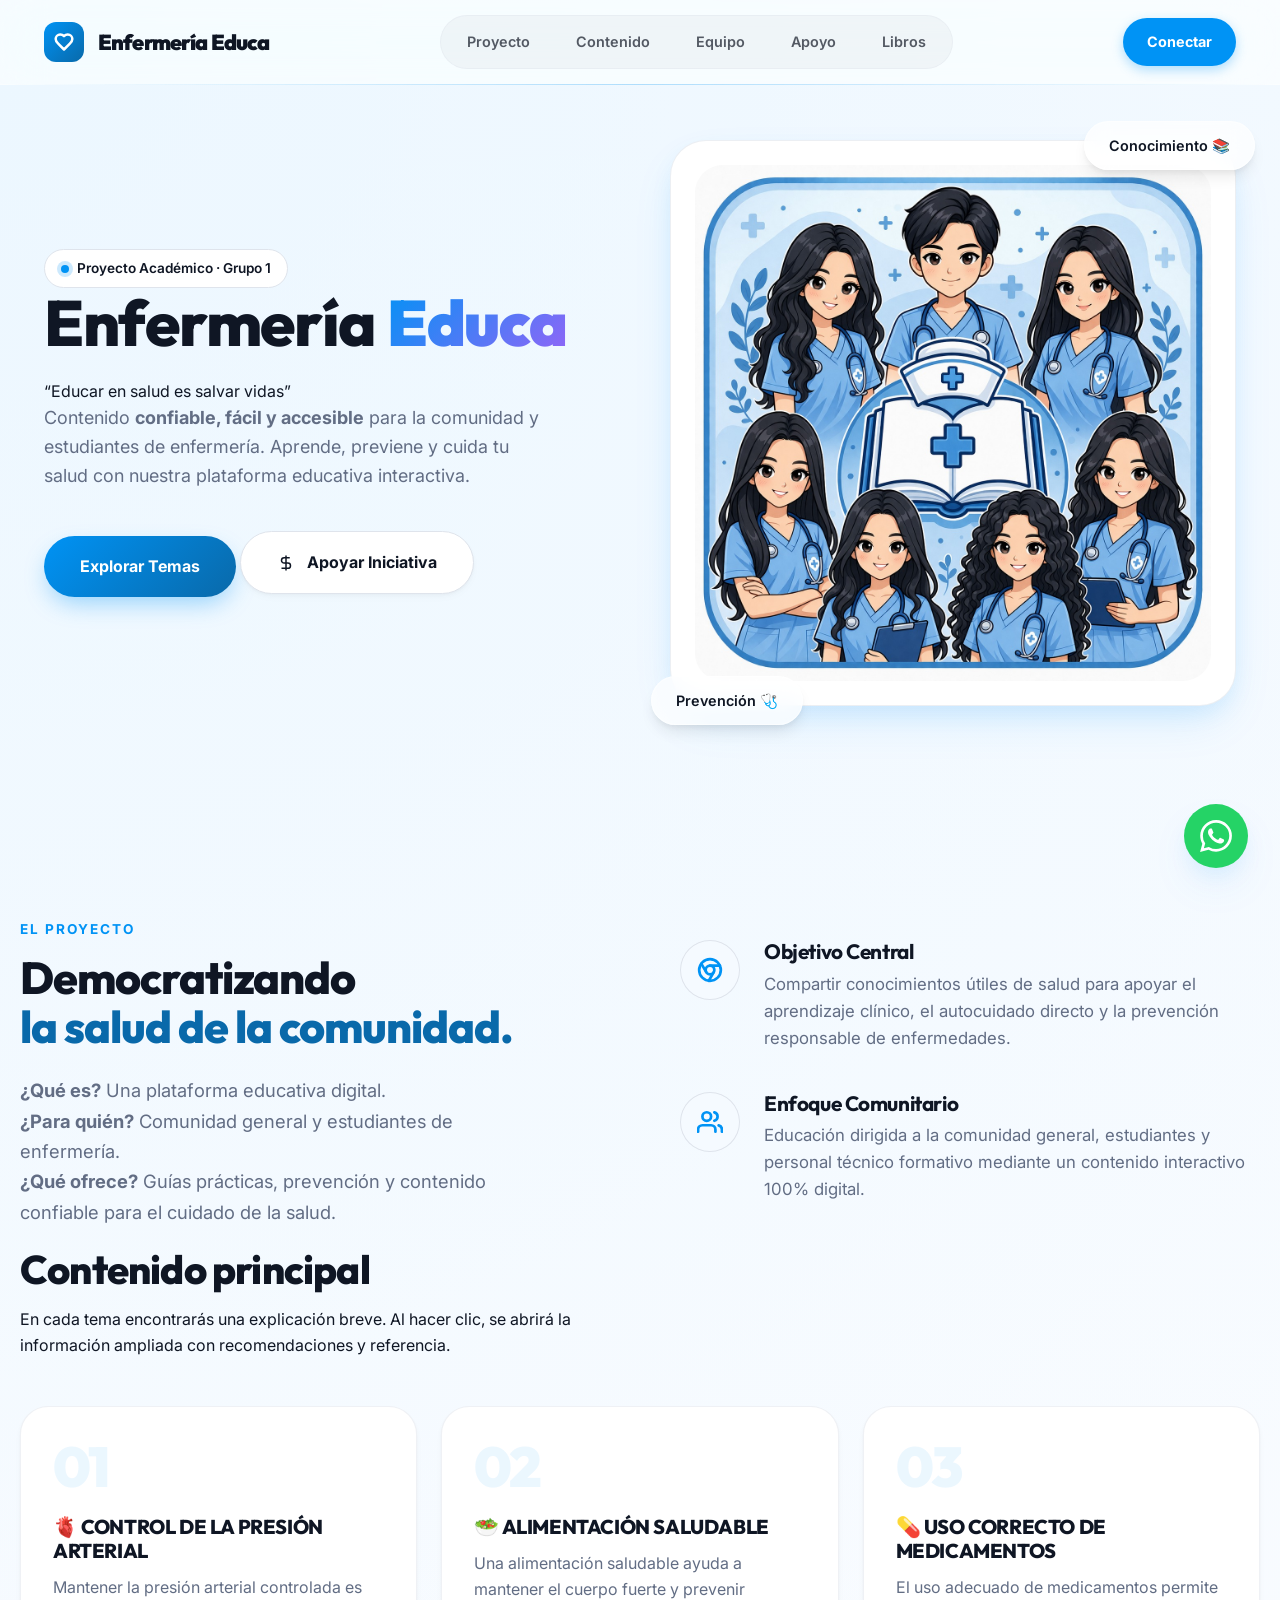
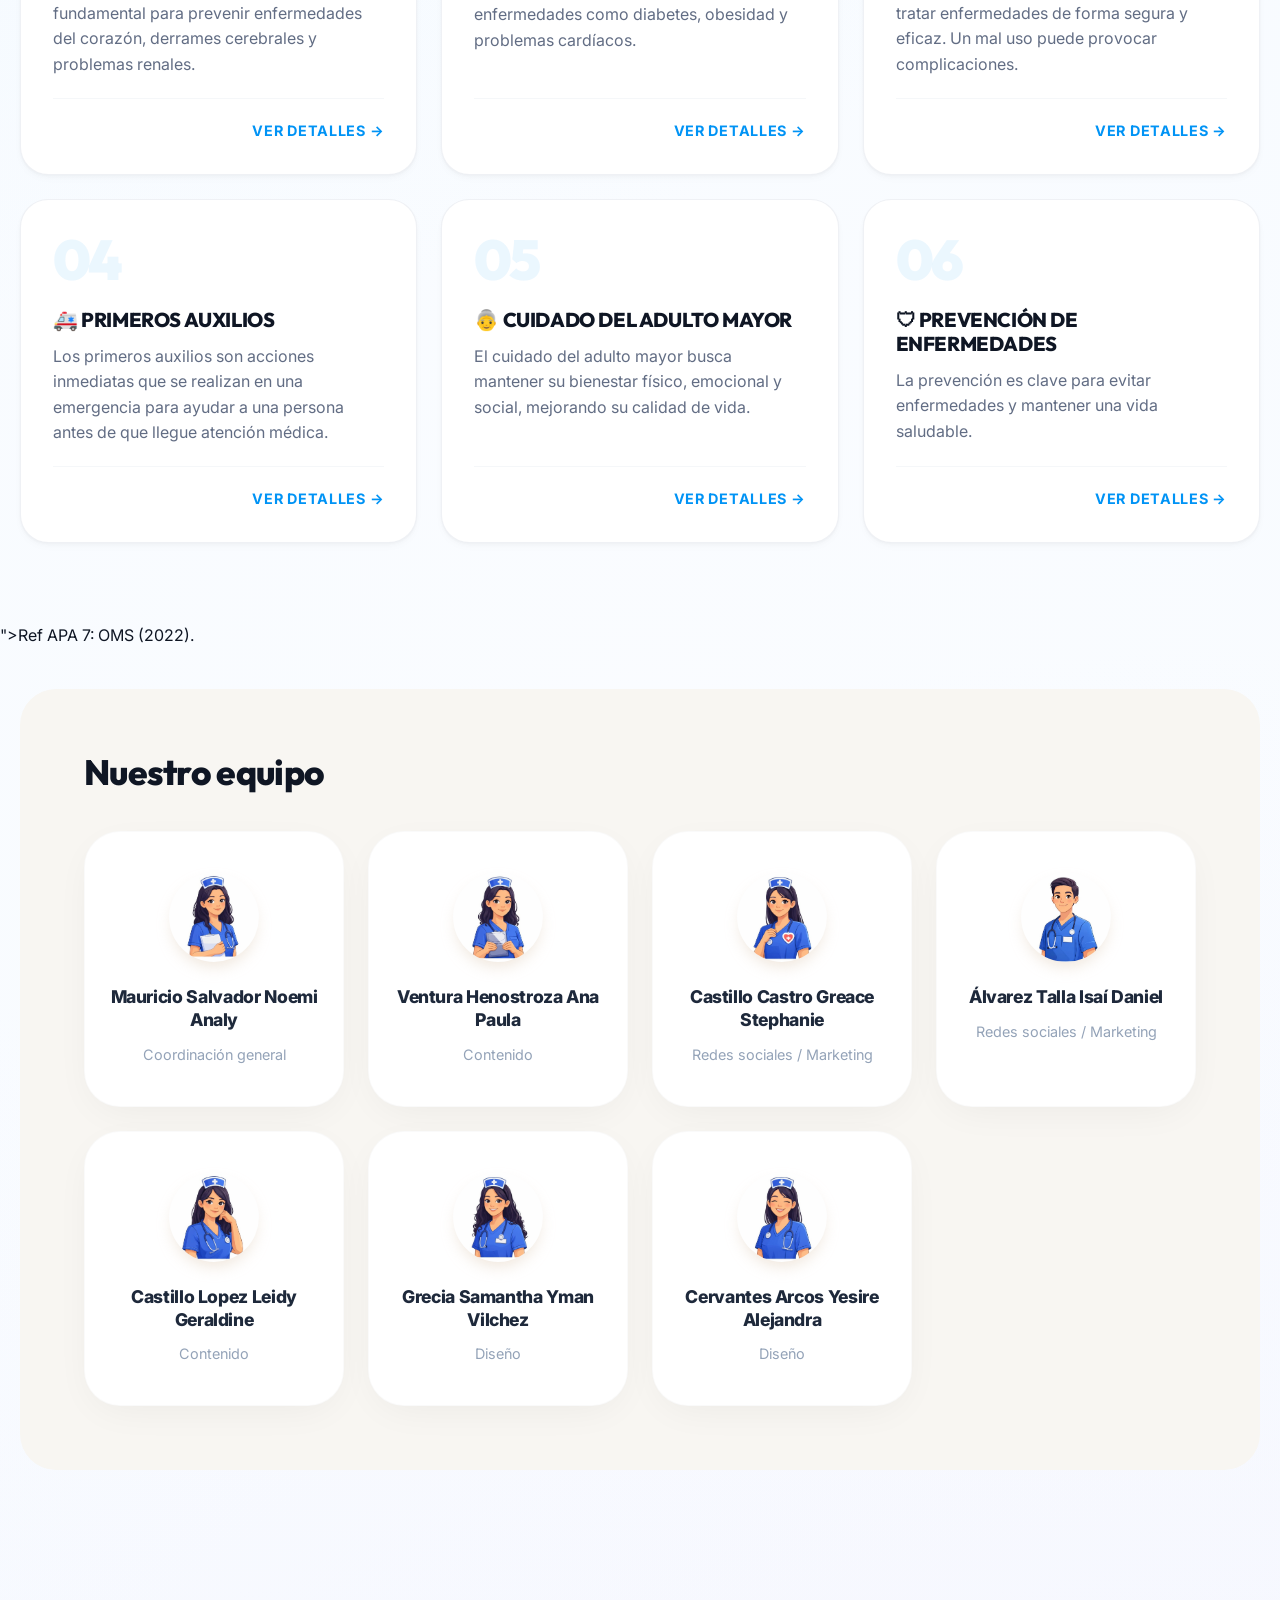
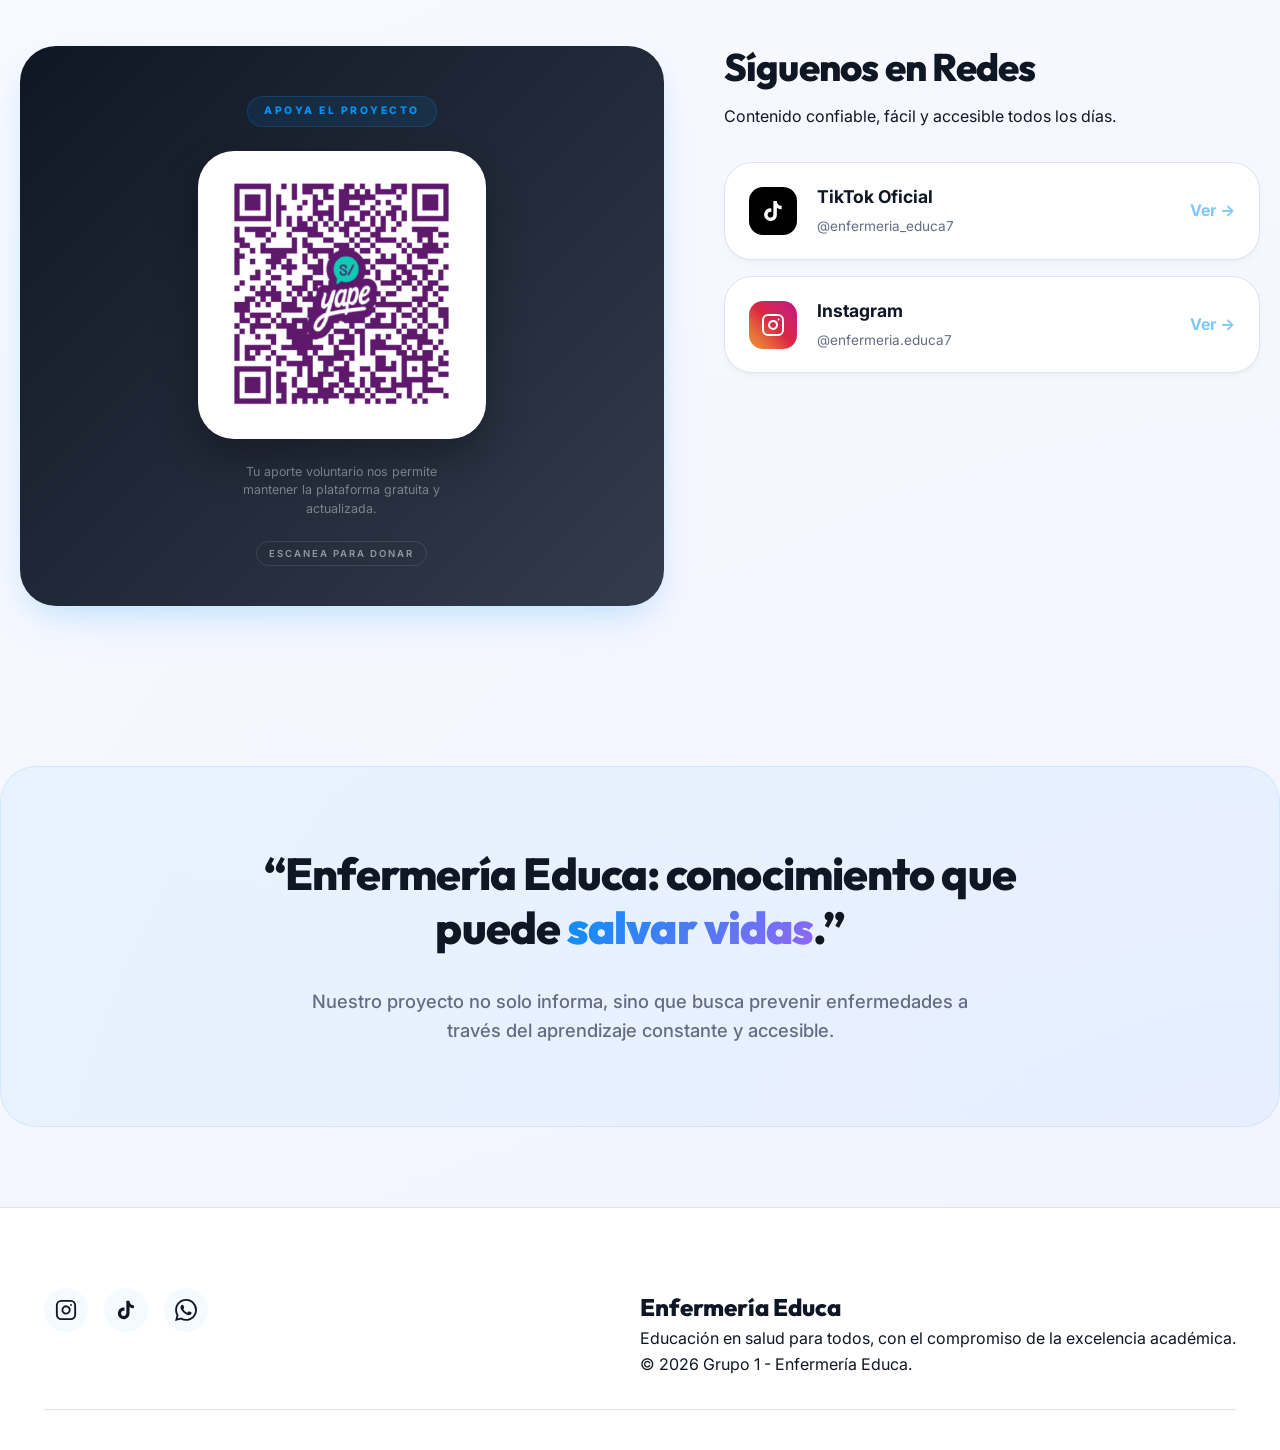
<file: index.html>
<!DOCTYPE html>
<html lang="es">

<head>
    <meta charset="UTF-8">
    <meta name="viewport" content="width=device-width, initial-scale=1.0">
    <title>Enfermería Educa | Educación en Salud Interactiva</title>
    <meta name="description"
        content="Plataforma educativa de enfermería dedicada a la democratización del conocimiento en salud y el cuidado preventivo. Contenido claro, confiable y accesible para todos.">
    <meta name="keywords"
        content="enfermería, salud, educación, prevención, comunidad, cuidado, interactivo, enfermería educa, perú">
    <meta name="author" content="Grupo 1 - Enfermería Educa">
    <meta name="robots" content="index, follow, max-snippet:-1, max-image-preview:large, max-video-preview:-1">
    <meta name="googlebot" content="index, follow">
    <meta name="theme-color" content="#f0f7ff">
    <meta name="application-name" content="Enfermería Educa">
    <meta name="format-detection" content="telephone=no">
    <meta name="geo.region" content="PE">
    <meta name="geo.placename" content="Lima">

    <!-- Favicon & Mobile Icons (Versioned) -->
    <link rel="shortcut icon" href="img/favi.ico?v=2" type="image/x-icon">
    <link rel="icon" href="img/favi.ico?v=2" type="image/x-icon">
    <link rel="apple-touch-icon" href="https://enfermeriaeduca.vercel.app/img/vimg.png?v=2">

    <link rel="canonical" href="https://enfermeriaeduca.vercel.app/">
    <link rel="alternate" hreflang="es-PE" href="https://enfermeriaeduca.vercel.app/">

    <!-- Open Graph / Facebook (Professional & Fixed for WhatsApp) -->
    <meta property="og:type" content="website">
    <meta property="og:url" content="https://enfermeriaeduca.vercel.app/">
    <meta property="og:site_name" content="Enfermería Educa">
    <meta property="og:title" content="Enfermería Educa | ¡Aprende paso a paso!">
    <meta property="og:description"
        content="Educar en salud es salvar vidas. Explora guías prácticas de prevención y cuidado diseñadas para la comunidad y estudiantes.">

    <!-- Meta Image (Image versioning added to bypass WhatsApp cache) -->
    <meta property="og:image" content="https://enfermeriaeduca.vercel.app/img/vimg.png">
    <meta property="og:image:secure_url" content="https://enfermeriaeduca.vercel.app/img/vimg.png">
    <meta property="og:image:type" content="image/png">
    <meta property="og:image:width" content="1200">
    <meta property="og:image:height" content="630">
    <meta property="og:image:alt" content="Enfermería Educa - Educación en Salud">

    <!-- Twitter (Optimized) -->
    <meta property="twitter:card" content="summary_large_image">
    <meta property="twitter:url" content="https://enfermeriaeduca.vercel.app/">
    <meta property="twitter:title" content="Enfermería Educa | Educación Interactiva">
    <meta property="twitter:description"
        content="Aprende a cuidar tu salud con contenido confiable y guías prácticas. ¡Explora hoy!">
    <meta property="twitter:image" content="https://enfermeriaeduca.vercel.app/img/vimg.png">
    <meta property="twitter:image:alt" content="Banner de Enfermería Educa">

    <!-- Meta Theme Color for mobile browsers -->
    <meta name="theme-color" content="#f0f7ff">
    <link rel="canonical" href="https://enfermeriaeduca.vercel.app/">
    <title>Enfermería Educa | Educación en Salud</title>

    <!-- Preconnect for performance -->
    <link rel="preconnect" href="https://fonts.googleapis.com">
    <link rel="preconnect" href="https://fonts.gstatic.com" crossorigin>

    <!-- Premium Fonts: Outfit (Headings) & Inter (Body) -->
    <link
        href="https://fonts.googleapis.com/css2?family=Inter:wght@400;500;600&family=Outfit:wght@500;700;800;900&display=swap"
        rel="stylesheet">

    <!-- External CSS (Consolidated) -->
    <link rel="stylesheet" href="css/style.css">
    <link rel="stylesheet" href="css/proyecto.css">
    <link rel="stylesheet" href="css/contenido.css">
    <link rel="stylesheet" href="css/equipo.css">
    <link rel="stylesheet" href="css/apoyo.css">
    <link rel="stylesheet" href="css/impacto.css">

    <!-- Favicon & Mobile Icons -->
    <link rel="icon" type="image/x-icon" href="img/favi.ico">
    <link rel="apple-touch-icon" href="https://enfermeriaeduca.vercel.app/img/vimg.png">
</head>

<body>

    <!-- Navigation (Glassmorphism effect) -->
    <nav class="nav" aria-label="Navegación principal">
        <div class="container nav-wrap">
            <a href="#" class="brand" aria-label="Ir al inicio de Enfermería Educa">
                <div class="brand-mark">
                    <svg width="20" height="20" viewBox="0 0 24 24" fill="none" stroke="currentColor" stroke-width="3"
                        stroke-linecap="round" stroke-linejoin="round">
                        <path
                            d="M19 14c1.49-1.46 3-3.21 3-5.5A5.5 5.5 0 0 0 16.5 3c-1.76 0-3 .5-4.5 2-1.5-1.5-2.74-2-4.5-2A5.5 5.5 0 0 0 2 8.5c0 2.3 1.5 4.05 3 5.5l7 7Z" />
                    </svg>
                </div>
                <span>Enfermería <span class="brand-accent">Educa</span></span>
            </a>
            <div class="nav-links" role="menubar">
                <a href="#proyecto" role="menuitem">Proyecto</a>
                <a href="#contenido" role="menuitem">Contenido</a>
                <a href="#equipo" role="menuitem">Equipo</a>
                <a href="#comunidad" role="menuitem">Apoyo</a>
                <a href="html/libros.html" role="menuitem">Libros</a>
            </div>

            <!-- Botón de acción para el CTA de la barra -->
            <div class="nav-cta">
                <a href="#comunidad" class="btn-sm" aria-label="Ver nuestras redes">Conectar</a>
            </div>

            <button class="nav-mobile-toggle" id="menuToggle" aria-label="Abrir menú de navegación"
                aria-expanded="false">
                <span class="bar"></span>
                <span class="bar"></span>
                <span class="bar"></span>
            </button>
        </div>
    </nav>

    <!-- Hero Section (Premium Layout) -->
    <header class="hero">
        <div class="container hero-wrap">
            <div class="hero-content fade-up">
                <div class="badge">
                    <span class="badge-dot"></span> Proyecto Académico · Grupo 1
                </div>
                <h1 class="hero-title">Enfermería <span class="text-gradient">Educa</span></h1>
                <p class="hero-impact-hook">“Educar en salud es salvar vidas”</p>
                <p class="hero-subtitle">
                    Contenido <strong>confiable, fácil y accesible</strong> para la comunidad y estudiantes de
                    enfermería.
                    Aprende, previene y cuida tu salud con nuestra plataforma educativa interactiva.
                </p>
                <div class="hero-actions">
                    <a class="btn btn-primary" href="#contenido">Explorar Temas</a>
                    <a class="btn btn-secondary" href="#comunidad">
                        <svg width="18" height="18" viewBox="0 0 24 24" fill="none" stroke="currentColor"
                            stroke-width="2">
                            <path d="M12 2v20M17 5H9.5a3.5 3.5 0 0 0 0 7h5a3.5 3.5 0 0 1 0 7H6" />
                        </svg>
                        Apoyar Iniciativa
                    </a>
                </div>
            </div>

            <div class="hero-visual fade-up" style="animation-delay: 0.1s;">
                <div class="visual-card">
                    <img src="img/ImgPrin.jpeg" alt="Ilustración representativa de Enfermería Educa" loading="lazy"
                        class="floating-img">
                    <!-- Decoración flotante -->
                    <div class="glass-pill top-right">Conocimiento 📚</div>
                    <div class="glass-pill bottom-left">Prevención 🩺</div>
                </div>
            </div>
        </div>
    </header>

    <main>
        <!-- Sección 1: El Proyecto -->
        <section id="proyecto" class="section-container container" style="margin-top: 30px;">
            <div class="project-minimal-layout fade-up">
                <div class="project-minimal-header">
                    <span class="project-tag">El Proyecto</span>
                    <h2 class="project-title">
                        Democratizando <br>
                        <span class="project-accent">la salud de la comunidad.</span>
                    </h2>
                    <p class="project-description">
                        <strong>¿Qué es?</strong> Una plataforma educativa digital.<br>
                        <strong>¿Para quién?</strong> Comunidad general y estudiantes de enfermería.<br>
                        <strong>¿Qué ofrece?</strong> Guías prácticas, prevención y contenido confiable para el cuidado
                        de la salud.
                    </p>
                </div>
                <div class="project-minimal-features">
                    <div class="min-feature">
                        <div class="min-icon-wrapper">
                            <svg width="26" height="26" viewBox="0 0 24 24" fill="none" stroke="currentColor"
                                stroke-width="2.5" stroke-linecap="round" stroke-linejoin="round">
                                <circle cx="12" cy="12" r="10"></circle>
                                <circle cx="12" cy="12" r="4"></circle>
                                <line x1="21.17" y1="8" x2="12" y2="8"></line>
                                <line x1="3.95" y1="6.06" x2="8.54" y2="14"></line>
                                <line x1="10.88" y1="21.94" x2="15.46" y2="14"></line>
                            </svg>
                        </div>
                        <div class="min-feature-text">
                            <h4>Objetivo Central</h4>
                            <p>Compartir conocimientos útiles de salud para apoyar el aprendizaje clínico, el
                                autocuidado directo y la prevención responsable de enfermedades.</p>
                        </div>
                    </div>
                    <div class="min-feature">
                        <div class="min-icon-wrapper">
                            <svg width="26" height="26" viewBox="0 0 24 24" fill="none" stroke="currentColor"
                                stroke-width="2.5" stroke-linecap="round" stroke-linejoin="round">
                                <path d="M17 21v-2a4 4 0 0 0-4-4H5a4 4 0 0 0-4 4v2"></path>
                                <circle cx="9" cy="7" r="4"></circle>
                                <path d="M23 21v-2a4 4 0 0 0-3-3.87"></path>
                                <path d="M16 3.13a4 4 0 0 1 0 7.75"></path>
                            </svg>
                        </div>
                        <div class="min-feature-text">
                            <h4>Enfoque Comunitario</h4>
                            <p>Educación dirigida a la comunidad general, estudiantes y personal técnico formativo
                                mediante un contenido interactivo 100% digital.</p>
                        </div>
                    </div>
                </div>
            </div        <section id="contenido" class="section-container container section-mt-md">
            <div class="section-header fade-up">
                <h2>Contenido principal</h2>
                <p>En cada tema encontrarás una explicación breve. Al hacer clic, se abrirá la información ampliada con
                    recomendaciones y referencia.</p>
            </div>
            <div class="topics-grid">
                <!-- Topic 1 -->
                <article class="topic-card fade-up" style="animation-delay: 0.1s;" tabindex="0" role="button"
                    aria-expanded="false">
                    <div class="topic-card-header"><span class="acc-num">01</span></div>
                    <div class="topic-card-body">
                        <h3 class="acc-title">🫀 CONTROL DE LA PRESIÓN ARTERIAL</h3>
                        <p class="acc-desc">Mantener la presión arterial controlada es fundamental para prevenir
                            enfermedades del corazón, derrames cerebrales y problemas renales.</p>
                    </div>
                    <div class="topic-card-footer"><span class="view-more">Ver detalles →</span></div>
                    <div class="topic-hidden-content" style="display: none;">
                        <h2 class="modal-title">🫀 CONTROL DE LA PRESIÓN ARTERIAL</h2>
                        <div class="acc-inner">
                            <h4>Información completa</h4>
                            <p>La presión arterial es la fuerza que ejerce la sangre contra las arterias, y cuando se eleva constantemente puede volverse peligrosa sin presentar síntomas.</p>
                            <p>La presión arterial se mide en dos valores:</p>
                            <ul class="feature-list">
                                <li><strong>Sistólica:</strong> cuando el corazón late.</li>
                                <li><strong>Diastólica:</strong> cuando el corazón descansa.</li>
                            </ul>
                            <p>Para controlarla adecuadamente:</p>
                            <ul class="feature-list">
                                <li><svg class="icon-check"><use href="#icon-check"></use></svg> Reducir el consumo de sal.</li>
                                <li><svg class="icon-check"><use href="#icon-check"></use></svg> Evitar alimentos procesados.</li>
                                <li><svg class="icon-check"><use href="#icon-check"></use></svg> Realizar actividad física diaria (30 minutos).</li>
                                <li><svg class="icon-check"><use href="#icon-check"></use></svg> Mantener un peso saludable.</li>
                                <li><svg class="icon-check"><use href="#icon-check"></use></svg> Evitar alcohol y tabaco.</li>
                                <li><svg class="icon-check"><use href="#icon-check"></use></svg> Controlar el estrés.</li>
                                <li><svg class="icon-check"><use href="#icon-check"></use></svg> Medir la presión regularmente.</li>
                                <li><svg class="icon-check"><use href="#icon-check"></use></svg> Seguir el tratamiento médico indicado.</li>
                            </ul>
                            <p><strong>Importante:</strong> la hipertensión es una enfermedad silenciosa, por eso el control constante es clave.</p>
                            <div class="reference-badge"><strong>Referencia APA 7:</strong><br>Organización Mundial de la Salud. (2021). <em>Hipertensión</em>. https://www.who.int/es/news-room/fact-sheets/detail/hypertension</div>
                        </div>
                    </div>
                </article>

                <!-- Topic 2 -->
                <article class="topic-card fade-up" style="animation-delay: 0.2s;" tabindex="0" role="button"
                    aria-expanded="false">
                    <div class="topic-card-header"><span class="acc-num">02</span></div>
                    <div class="topic-card-body">
                        <h3 class="acc-title">🥗 ALIMENTACIÓN SALUDABLE</h3>
                        <p class="acc-desc">Una alimentación saludable ayuda a mantener el cuerpo fuerte y prevenir
                            enfermedades como diabetes, obesidad y problemas cardíacos.</p>
                    </div>
                    <div class="topic-card-footer"><span class="view-more">Ver detalles →</span></div>
                    <div class="topic-hidden-content" style="display: none;">
                        <h2 class="modal-title">🥗 ALIMENTACIÓN SALUDABLE</h2>
                        <div class="acc-inner">
                            <h4>Información completa</h4>
                            <p>Se basa en consumir alimentos naturales y equilibrados.</p>
                            <p>Para una buena alimentación:</p>
                            <ul class="feature-list">
                                <li><svg class="icon-check"><use href="#icon-check"></use></svg> Consumir frutas y verduras diariamente.</li>
                                <li><svg class="icon-check"><use href="#icon-check"></use></svg> Incluir proteínas como pollo, pescado y huevo.</li>
                                <li><svg class="icon-check"><use href="#icon-check"></use></svg> Preferir cereales integrales.</li>
                                <li><svg class="icon-check"><use href="#icon-check"></use></svg> Reducir grasas saturadas y frituras.</li>
                                <li><svg class="icon-check"><use href="#icon-check"></use></svg> Evitar el exceso de azúcar y sal.</li>
                                <li><svg class="icon-check"><use href="#icon-check"></use></svg> Beber entre 6 y 8 vasos de agua al día.</li>
                                <li><svg class="icon-check"><use href="#icon-check"></use></svg> Mantener horarios de comida.</li>
                            </ul>
                            <p>Beneficios:</p>
                            <ul class="feature-list">
                                <li><svg class="icon-check"><use href="#icon-check"></use></svg> Mejora el sistema inmunológico.</li>
                                <li><svg class="icon-check"><use href="#icon-check"></use></svg> Aumenta la energía.</li>
                                <li><svg class="icon-check"><use href="#icon-check"></use></svg> Previene enfermedades.</li>
                            </ul>
                            <div class="reference-badge"><strong>Referencia APA 7:</strong><br>Organización Mundial de la Salud. (2020). <em>Dieta saludable</em>. https://www.who.int/es/news-room/fact-sheets/detail/healthy-diet</div>
                        </div>
                    </div>
                </article>

                <!-- Topic 3 -->
                <article class="topic-card fade-up" style="animation-delay: 0.3s;" tabindex="0" role="button"
                    aria-expanded="false">
                    <div class="topic-card-header"><span class="acc-num">03</span></div>
                    <div class="topic-card-body">
                        <h3 class="acc-title">💊 USO CORRECTO DE MEDICAMENTOS</h3>
                        <p class="acc-desc">El uso adecuado de medicamentos permite tratar enfermedades de forma segura y eficaz. Un mal uso puede provocar complicaciones.</p>
                    </div>
                    <div class="topic-card-footer"><span class="view-more">Ver detalles →</span></div>
                    <div class="topic-hidden-content" style="display: none;">
                        <h2 class="modal-title">💊 USO CORRECTO DE MEDICAMENTOS</h2>
                        <div class="acc-inner">
                            <h4>Información completa</h4>
                            <p>Para un uso correcto:</p>
                            <ul class="feature-list">
                                <li><svg class="icon-check"><use href="#icon-check"></use></svg> Tomar medicamentos a la hora indicada.</li>
                                <li><svg class="icon-check"><use href="#icon-check"></use></svg> Respetar la dosis prescrita.</li>
                                <li><svg class="icon-check"><use href="#icon-check"></use></svg> No automedicarse.</li>
                                <li><svg class="icon-check"><use href="#icon-check"></use></svg> No suspender el tratamiento sin indicación médica.</li>
                                <li><svg class="icon-check"><use href="#icon-check"></use></svg> No compartir medicamentos.</li>
                                <li><svg class="icon-check"><use href="#icon-check"></use></svg> Leer las etiquetas e instrucciones.</li>
                                <li><svg class="icon-check"><use href="#icon-check"></use></svg> Guardarlos en lugares seguros.</li>
                            </ul>
                            <p><strong>Regla importante (5 correctos):</strong></p>
                            <ul class="feature-list">
                                <li><svg class="icon-check"><use href="#icon-check"></use></svg> Paciente correcto.</li>
                                <li><svg class="icon-check"><use href="#icon-check"></use></svg> Medicamento correcto.</li>
                                <li><svg class="icon-check"><use href="#icon-check"></use></svg> Dosis correcta.</li>
                                <li><svg class="icon-check"><use href="#icon-check"></use></svg> Vía correcta.</li>
                                <li><svg class="icon-check"><use href="#icon-check"></use></svg> Hora correcta.</li>
                            </ul>
                            <div class="reference-badge"><strong>Referencia APA 7:</strong><br>MedlinePlus. (2022). <em>Seguridad con los medicamentos</em>. https://medlineplus.gov/spanish/medicinesafety.html</div>
                        </div>
                    </div>
                </article>

                <!-- Topic 4 -->
                <article class="topic-card fade-up" style="animation-delay: 0.4s;" tabindex="0" role="button"
                    aria-expanded="false">
                    <div class="topic-card-header"><span class="acc-num">04</span></div>
                    <div class="topic-card-body">
                        <h3 class="acc-title">🚑 PRIMEROS AUXILIOS</h3>
                        <p class="acc-desc">Los primeros auxilios son acciones inmediatas que se realizan en una emergencia para ayudar a una persona antes de que llegue atención médica.</p>
                    </div>
                    <div class="topic-card-footer"><span class="view-more">Ver detalles →</span></div>
                    <div class="topic-hidden-content" style="display: none;">
                        <h2 class="modal-title">🚑 PRIMEROS AUXILIOS</h2>
                        <div class="acc-inner">
                            <h4>Información completa</h4>
                            <p>Acciones básicas:</p>
                            <ul class="feature-list">
                                <li><svg class="icon-check"><use href="#icon-check"></use></svg> Mantener la calma.</li>
                                <li><svg class="icon-check"><use href="#icon-check"></use></svg> Evaluar la situación.</li>
                                <li><svg class="icon-check"><use href="#icon-check"></use></svg> Verificar respiración y pulso.</li>
                                <li><svg class="icon-check"><use href="#icon-check"></use></svg> Llamar a emergencias.</li>
                                <li><svg class="icon-check"><use href="#icon-check"></use></svg> Controlar hemorragias.</li>
                                <li><svg class="icon-check"><use href="#icon-check"></use></svg> Limpiar y cubrir heridas.</li>
                                <li><svg class="icon-check"><use href="#icon-check"></use></svg> No mover a la persona si hay fracturas.</li>
                            </ul>
                            <p>En casos graves:</p>
                            <ul class="feature-list">
                                <li><svg class="icon-check"><use href="#icon-check"></use></svg> Aplicar RCP si se sabe realizar.</li>
                                <li><svg class="icon-check"><use href="#icon-check"></use></svg> Colocar en posición de seguridad.</li>
                            </ul>
                            <div class="reference-badge"><strong>Referencia APA 7:</strong><br>Cruz Roja Española. (2020). <em>Primeros auxilios</em>. https://www.cruzroja.es/principal/web/guest/primeros-auxilios</div>
                        </div>
                    </div>
                </article>

                <!-- Topic 5 -->
                <article class="topic-card fade-up" style="animation-delay: 0.5s;" tabindex="0" role="button"
                    aria-expanded="false">
                    <div class="topic-card-header"><span class="acc-num">05</span></div>
                    <div class="topic-card-body">
                        <h3 class="acc-title">👵 CUIDADO DEL ADULTO MAYOR</h3>
                        <p class="acc-desc">El cuidado del adulto mayor busca mantener su bienestar físico, emocional y social, mejorando su calidad de vida.</p>
                    </div>
                    <div class="topic-card-footer"><span class="view-more">Ver detalles →</span></div>
                    <div class="topic-hidden-content" style="display: none;">
                        <h2 class="modal-title">👵 CUIDADO DEL ADULTO MAYOR</h2>
                        <div class="acc-inner">
                            <h4>Información completa</h4>
                            <p>Cuidados importantes:</p>
                            <ul class="feature-list">
                                <li><svg class="icon-check"><use href="#icon-check"></use></svg> Alimentación balanceada.</li>
                                <li><svg class="icon-check"><use href="#icon-check"></use></svg> Higiene diaria.</li>
                                <li><svg class="icon-check"><use href="#icon-check"></use></svg> Control médico frecuente.</li>
                                <li><svg class="icon-check"><use href="#icon-check"></use></svg> Uso adecuado de medicamentos.</li>
                                <li><svg class="icon-check"><use href="#icon-check"></use></svg> Actividad física moderada.</li>
                                <li><svg class="icon-check"><use href="#icon-check"></use></svg> Apoyo emocional.</li>
                            </ul>
                            <p>Prevención:</p>
                            <ul class="feature-list">
                                <li><svg class="icon-check"><use href="#icon-check"></use></svg> Evitar caídas con espacios seguros.</li>
                                <li><svg class="icon-check"><use href="#icon-check"></use></svg> Buena iluminación en casa.</li>
                                <li><svg class="icon-check"><use href="#icon-check"></use></svg> Supervisión constante.</li>
                            </ul>
                            <div class="reference-badge"><strong>Referencia APA 7:</strong><br>MedlinePlus. (2022). <em>Salud del adulto mayor</em>. https://medlineplus.gov/spanish/olderadulthealth.html</div>
                        </div>
                    </div>
                </article>

                <!-- Topic 6 -->
                <article class="topic-card fade-up" style="animation-delay: 0.6s;" tabindex="0" role="button"
                    aria-expanded="false">
                    <div class="topic-card-header"><span class="acc-num">06</span></div>
                    <div class="topic-card-body">
                        <h3 class="acc-title">🛡 PREVENCIÓN DE ENFERMEDADES</h3>
                        <p class="acc-desc">La prevención es clave para evitar enfermedades y mantener una vida saludable.</p>
                    </div>
                    <div class="topic-card-footer"><span class="view-more">Ver detalles →</span></div>
                    <div class="topic-hidden-content" style="display: none;">
                        <h2 class="modal-title">🛡 PREVENCIÓN DE ENFERMEDADES</h2>
                        <div class="acc-inner">
                            <h4>Información completa</h4>
                            <p>Medidas principales:</p>
                            <ul class="feature-list">
                                <li><svg class="icon-check"><use href="#icon-check"></use></svg> Lavado frecuente de manos.</li>
                                <li><svg class="icon-check"><use href="#icon-check"></use></svg> Vacunación completa.</li>
                                <li><svg class="icon-check"><use href="#icon-check"></use></svg> Alimentación saludable.</li>
                                <li><svg class="icon-check"><use href="#icon-check"></use></svg> Ejercicio regular.</li>
                                <li><svg class="icon-check"><use href="#icon-check"></use></svg> Evitar tabaco y alcohol.</li>
                                <li><svg class="icon-check"><use href="#icon-check"></use></svg> Realizar chequeos médicos.</li>
                            </ul>
                            <p>Beneficios:</p>
                            <ul class="feature-list">
                                <li><svg class="icon-check"><use href="#icon-check"></use></svg> Detectar enfermedades a tiempo.</li>
                                <li><svg class="icon-check"><use href="#icon-check"></use></svg> Reducir riesgos.</li>
                                <li><svg class="icon-check"><use href="#icon-check"></use></svg> Mejorar calidad de vida.</li>
                            </ul>
                            <div class="reference-badge"><strong>Referencia APA 7:</strong><br>Organización Mundial de la Salud. (2022). <em>Prevención de enfermedades</em>. https://www.who.int/es</div>
                        </div>
                    </div>
                </article>
            </div>
        </section>">Ref APA 7: OMS (2022).</div>
                        </div>
                    </div>
                </article>
            </div>
        </section>

        <!-- Sección 3: Equipo -->
        <section id="equipo" class="section-container container team-section">
            <div class="team-header">
                <h2>Nuestro equipo</h2>
            </div>
            <div class="team-grid-cards">
                <div class="team-card-visual fade-up" style="animation-delay: 0.1s;">
                    <img src="img/F1.jpeg" alt="Mauricio Salvador Noemi Analy" class="team-avatar">
                    <h4 class="team-name">Mauricio Salvador Noemi Analy</h4>
                    <p class="team-role">Coordinación general</p>
                </div>
                <div class="team-card-visual fade-up" style="animation-delay: 0.2s;">
                    <img src="img/F2.jpeg" alt="Ventura Henostroza Ana Paula" class="team-avatar">
                    <h4 class="team-name">Ventura Henostroza Ana Paula</h4>
                    <p class="team-role">Contenido</p>
                </div>
                <div class="team-card-visual fade-up" style="animation-delay: 0.3s;">
                    <img src="img/F5.jpeg" alt="Castillo Castro Greace Stephanie" class="team-avatar">
                    <h4 class="team-name">Castillo Castro Greace Stephanie</h4>
                    <p class="team-role">Redes sociales / Marketing</p>
                </div>
                <div class="team-card-visual fade-up" style="animation-delay: 0.4s;">
                    <img src="img/Man.jpeg" alt="Álvarez Talla Isaí Daniel" class="team-avatar">
                    <h4 class="team-name">Álvarez Talla Isaí Daniel</h4>
                    <p class="team-role">Redes sociales / Marketing</p>
                </div>
                <div class="team-card-visual fade-up" style="animation-delay: 0.5s;">
                    <img src="img/F4.jpeg" alt="Castillo Lopez Leidy Geraldine" class="team-avatar">
                    <h4 class="team-name">Castillo Lopez Leidy Geraldine</h4>
                    <p class="team-role">Contenido</p>
                </div>
                <div class="team-card-visual fade-up" style="animation-delay: 0.6s;">
                    <img src="img/F3.jpeg" alt="Grecia Samantha Yman Vilchez" class="team-avatar">
                    <h4 class="team-name">Grecia Samantha Yman Vilchez</h4>
                    <p class="team-role">Diseño</p>
                </div>
                <div class="team-card-visual fade-up" style="animation-delay: 0.7s;">
                    <img src="img/F6.jpeg" alt="Cervantes Arcos Yesire Alejandra" class="team-avatar">
                    <h4 class="team-name">Cervantes Arcos Yesire Alejandra</h4>
                    <p class="team-role">Diseño</p>
                </div>
            </div>
        </section>

        <!-- Sección 4: Comunidad (Apoyo) -->
        <section id="comunidad" class="section-container container community-premium-box section-mt-lg">
            <div class="comunidad-layout">
                <div class="comunidad-support fade-up">
                    <article class="support-minimal-card">
                        <span class="support-alert">APOYA EL PROYECTO</span>
                        <div class="support-qr-box"><img src="img/QR.jpeg" alt="Código QR Yape" loading="lazy"></div>
                        <div class="support-text">
                            <p>Tu aporte voluntario nos permite mantener la plataforma gratuita y actualizada.</p>
                            <span class="support-pill">ESCANEA PARA DONAR</span>
                        </div>
                    </article>
                </div>
                <div class="comunidad-socials">
                    <div class="social-title-box fade-up" style="animation-delay: 0.1s;">
                        <h3 style="font-size: clamp(1.8rem, 4vw, 2.4rem); margin-bottom: 16px;">Síguenos en Redes</h3>
                        <p style="margin-bottom: 32px;">Contenido confiable, fácil y accesible todos los días.</p>
                    </div>
                    <div class="social-stack-premium">
                        <a href="https://www.tiktok.com/@enfermeria_educa7?_r=1&_t=ZS-9576a8ONC0S" target="_blank"
                            class="social-btn tiktok-premium fade-up" style="animation-delay: 0.2s;">
                            <div class="social-icon">
                                <svg viewBox="0 0 24 24" fill="currentColor">
                                    <path
                                        d="M19.59 6.69a4.83 4.83 0 0 1-3.77-4.25V2h-3.45v13.67a2.89 2.89 0 0 1-5.2 1.74 2.89 2.89 0 0 1 2.31-4.64 2.93 2.93 0 0 1 .88.13V9.4a6.84 6.84 0 0 0-1-.05A6.33 6.33 0 0 0 5 20.1a6.34 6.34 0 0 0 10.86-4.43v-7a8.16 8.16 0 0 0 4.77 1.52v-3.4a4.85 4.85 0 0 1-1-.1z" />
                                </svg>
                            </div>
                            <div class="social-info"><strong>TikTok Oficial</strong><span>@enfermeria_educa7</span>
                            </div>
                            <div class="social-arrow">Ver →</div>
                        </a>
                        <a href="https://www.instagram.com/enfermeria.educa7?igsh=MXg3OWI0Zjg5N2Uydg==" target="_blank"
                            class="social-btn instagram-premium fade-up" style="animation-delay: 0.3s;">
                            <div class="social-icon">
                                <svg viewBox="0 0 24 24" fill="none" stroke="currentColor" stroke-width="2"
                                    stroke-linecap="round" stroke-linejoin="round">
                                    <rect x="2" y="2" width="20" height="20" rx="5" ry="5"></rect>
                                    <path d="M16 11.37A4 4 0 1 1 12.63 8 4 4 0 0 1 16 11.37z"></path>
                                    <line x1="17.5" y1="6.5" x2="17.51" y2="6.5"></line>
                                </svg>
                            </div>
                            <div class="social-info"><strong>Instagram</strong><span>@enfermeria.educa7</span></div>
                            <div class="social-arrow">Ver →</div>
                        </a>
                    </div>
                </div>
            </div>
        </section>

        <!-- Sección 5: Impacto Final -->
        <section class="final-impact-section fade-up">
            <div class="container impact-wrap">
                <div class="impact-content">
                    <h2 class="impact-text">“Enfermería Educa: conocimiento que puede <span class="text-gradient">salvar
                            vidas</span>.”</h2>
                    <p class="impact-sub">Nuestro proyecto no solo informa, sino que busca prevenir enfermedades a
                        través del aprendizaje constante y accesible.</p>
                </div>
            </div>
        </section>
    </main>

    <footer class="footer">
        <div class="container footer-wrap">
            <div class="footer-top">
                <div class="footer-socials">
                    <a href="https://www.instagram.com/enfermeria.educa7?igsh=MXg3OWI0Zjg5N2Uydg==" target="_blank"
                        rel="noopener noreferrer" aria-label="Instagram">
                        <svg width="22" height="22" viewBox="0 0 24 24" fill="none" stroke="currentColor"
                            stroke-width="2" stroke-linecap="round" stroke-linejoin="round">
                            <rect x="2" y="2" width="20" height="20" rx="5" ry="5"></rect>
                            <path d="M16 11.37A4 4 0 1 1 12.63 8 4 4 0 0 1 16 11.37z"></path>
                            <line x1="17.5" y1="6.5" x2="17.51" y2="6.5"></line>
                        </svg>
                    </a>
                    <a href="https://www.tiktok.com/@enfermeria_educa7?_r=1&_t=ZS-958P6heTlXZ" target="_blank"
                        rel="noopener noreferrer" aria-label="TikTok">
                        <svg viewBox="0 0 24 24" width="22" height="22" fill="currentColor">
                            <path
                                d="M19.59 6.69a4.83 4.83 0 0 1-3.77-4.25V2h-3.45v13.67a2.89 2.89 0 0 1-5.2 1.74 2.89 2.89 0 0 1 2.31-4.64 2.93 2.93 0 0 1 .88.13V9.4a6.84 6.84 0 0 0-1-.05A6.33 6.33 0 0 0 5 20.1a6.34 6.34 0 0 0 10.86-4.43v-7a8.16 8.16 0 0 0 4.77 1.52v-3.4a4.85 4.85 0 0 1-1-.1z" />
                        </svg>
                    </a>
                    <a href="https://whatsapp.com/channel/0029VbCB3ye0LKZHQ5l6R90v" target="_blank"
                        rel="noopener noreferrer" aria-label="WhatsApp">
                        <svg viewBox="0 0 24 24" width="22" height="22" fill="currentColor">
                            <path
                                d="M17.472 14.382c-.297-.149-1.758-.867-2.03-.967-.273-.099-.471-.148-.67.15-.197.297-.767.966-.94 1.164-.173.199-.347.223-.644.075-.297-.15-1.255-.463-2.39-1.475-.883-.788-1.48-1.761-1.653-2.059-.173-.297-.018-.458.13-.606.134-.133.298-.347.446-.52.149-.174.198-.298.298-.497.099-.198.05-.371-.025-.52-.075-.149-.669-1.612-.916-2.207-.242-.579-.487-.5-.669-.51a12.8 12.8 0 0 0-.57-.01c-.198 0-.52.074-.792.372-.272.297-1.04 1.016-1.04 2.479 0 1.462 1.065 2.875 1.213 3.074.149.198 2.096 3.2 5.077 4.487.709.306 1.262.489 1.694.625.712.227 1.36.195 1.871.118.571-.085 1.758-.719 2.006-1.413.248-.694.248-1.289.173-1.413-.074-.124-.272-.198-.57-.347m-5.421 7.403h-.004a9.87 9.87 0 0 1-5.031-1.378l-.361-.214-3.741.982.998-3.648-.235-.374a9.86 9.86 0 0 1-1.51-5.26c.001-5.45 4.436-9.884 9.888-9.884 2.64 0 5.122 1.03 6.988 2.898a9.825 9.825 0 0 1 2.893 6.994c-.003 5.45-4.437 9.884-9.885 9.884m8.413-18.297A11.815 11.815 0 0 0 12.05 0C5.495 0 .16 5.335.157 11.892c0 2.096.547 4.142 1.588 5.945L.057 24l6.305-1.654a11.882 11.882 0 0 0 5.683 1.448h.005c6.554 0 11.89-5.335 11.893-11.893a11.821 11.821 0 0 0-3.48-8.413Z" />
                        </svg>
                    </a>
                </div>

                <div class="footer-info">
                    <div class="footer-brand">Enfermería Educa</div>
                    <p>Educación en salud para todos, con el compromiso de la excelencia académica.</p>
                    <div class="footer-bottom">
                        &copy; 2026 Grupo 1 - Enfermería Educa.
                    </div>
                </div>
            </div>
        </div>
    </footer>

    <!-- Panel Flotante Bot de WhatsApp (Glassmorphism) -->
    <div class="bot-panel" id="botPanel" role="dialog" aria-labelledby="botDialogTitle" aria-hidden="true">
        <div class="bot-header">
            <h4 id="botDialogTitle">Comunidad en WhatsApp</h4>
            <button class="bot-close" id="botClose" aria-label="Cerrar panel de WhatsApp">✕</button>
        </div>
        <div class="bot-body">
            <p>Recibe noticias, infografías y avances del proyecto directamente en tu celular.</p>
            <a href="https://whatsapp.com/channel/0029VbCB3ye0LKZHQ5l6R90v" target="_blank" rel="noopener noreferrer"
                class="btn-whatsapp">
                <svg viewBox="0 0 24 24" width="24" height="24">
                    <use href="#icon-whatsapp"></use>
                </svg>
                Únete para novedades
            </a>
        </div>
    </div>

    <!-- Botón Flotante interactivo -->
    <button class="bot-float" id="botBtn" aria-expanded="false" aria-controls="botPanel"
        aria-label="Abrir panel de la comunidad en WhatsApp">
        <div class="bot-pulse"></div>
        <svg viewBox="0 0 24 24" width="28" height="28">
            <use href="#icon-whatsapp"></use>
        </svg>
    </button>

    <!-- Global Topic Modal -->
    <div id="globalTopicModal" class="topic-modal-overlay" aria-hidden="true" role="dialog" aria-modal="true">
        <div class="topic-modal-content">
            <button id="closeTopicModal" class="topic-modal-close" aria-label="Cerrar modal">
                <svg width="24" height="24" viewBox="0 0 24 24" fill="none" stroke="currentColor" stroke-width="2">
                    <line x1="18" y1="6" x2="6" y2="18"></line>
                    <line x1="6" y1="6" x2="18" y2="18"></line>
                </svg>
            </button>
            <div id="topicModalBody" class="topic-modal-body">
                <!-- Content gets injected here -->
            </div>
        </div>
    </div>

    <!-- SVG Sprite (Global Icons) -->
    <svg xmlns="http://www.w3.org/2000/svg" style="display: none;">
        <symbol id="icon-check" viewBox="0 0 24 24" fill="none" stroke="currentColor" stroke-width="2"
            stroke-linecap="round" stroke-linejoin="round">
            <path d="M20 6 9 17l-5-5" />
        </symbol>
        <symbol id="icon-whatsapp" viewBox="0 0 24 24" fill="currentColor">
            <path
                d="M17.472 14.382c-.297-.149-1.758-.867-2.03-.967-.273-.099-.471-.148-.67.15-.197.297-.767.966-.94 1.164-.173.199-.347.223-.644.075-.297-.15-1.255-.463-2.39-1.475-.883-.788-1.48-1.761-1.653-2.059-.173-.297-.018-.458.13-.606.134-.133.298-.347.446-.52.149-.174.198-.298.298-.497.099-.198.05-.371-.025-.52-.075-.149-.669-1.612-.916-2.207-.242-.579-.487-.5-.669-.51a12.8 12.8 0 0 0-.57-.01c-.198 0-.52.074-.792.372-.272.297-1.04 1.016-1.04 2.479 0 1.462 1.065 2.875 1.213 3.074.149.198 2.096 3.2 5.077 4.487.709.306 1.262.489 1.694.625.712.227 1.36.195 1.871.118.571-.085 1.758-.719 2.006-1.413.248-.694.248-1.289.173-1.413-.074-.124-.272-.198-.57-.347m-5.421 7.403h-.004a9.87 9.87 0 0 1-5.031-1.378l-.361-.214-3.741.982.998-3.648-.235-.374a9.86 9.86 0 0 1-1.51-5.26c.001-5.45 4.436-9.884 9.888-9.884 2.64 0 5.122 1.03 6.988 2.898a9.825 9.825 0 0 1 2.893 6.994c-.003 5.45-4.437 9.884-9.885 9.884m8.413-18.297A11.815 11.815 0 0 0 12.05 0C5.495 0 .16 5.335.157 11.892c0 2.096.547 4.142 1.588 5.945L.057 24l6.305-1.654a11.882 11.882 0 0 0 5.683 1.448h.005c6.554 0 11.89-5.335 11.893-11.893a11.821 11.821 0 0 0-3.48-8.413Z" />
        </symbol>
    </svg>

    <!-- Scripts Premium (Direct linking) -->
    <script src="js/contenido.js"></script>
    <script src="js/main.js"></script>
</body>

</html>
</file>
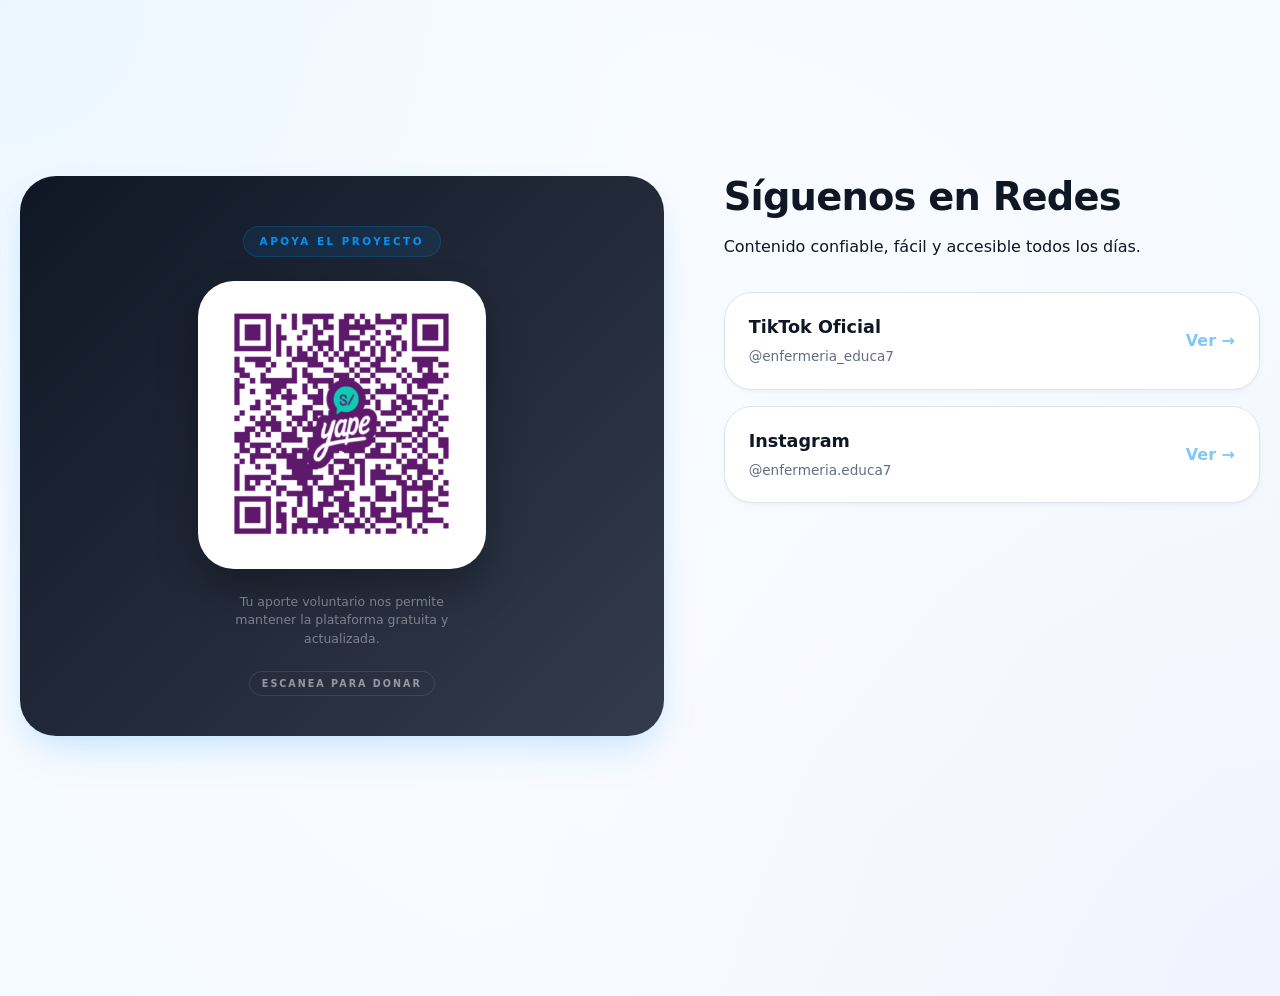
<file: html/apoyo.html>
<!DOCTYPE html>
<html lang="es">
<head>
    <meta charset="UTF-8">
    <meta name="viewport" content="width=device-width, initial-scale=1.0">
    <title>Comunidad y Apoyo - Enfermería Educa</title>
    <link rel="stylesheet" href="../css/style.css">
    <link rel="stylesheet" href="../css/apoyo.css">
</head>
<body>
    <section id="comunidad" class="section-container container community-premium-box section-mt-lg">
        <div class="comunidad-layout">

            <!-- Columna Izquierda: Apoyo -->
            <div class="comunidad-support fade-up">
                <article class="support-minimal-card">
                    <span class="support-alert">APOYA EL PROYECTO</span>
                    <div class="support-qr-box">
                        <img src="../img/QR.jpeg" alt="Código QR Yape" loading="lazy">
                    </div>
                    <div class="support-text">
                        <p>Tu aporte voluntario nos permite mantener la plataforma gratuita y actualizada.</p>
                        <span class="support-pill">ESCANEA PARA DONAR</span>
                    </div>
                </article>
            </div>

            <!-- Columna Derecha: Redes -->
            <div class="comunidad-socials">
                <div class="social-title-box fade-up" style="animation-delay: 0.1s;">
                    <h3 style="font-size: clamp(1.8rem, 4vw, 2.4rem); margin-bottom: 16px;">Síguenos en Redes</h3>
                    <p style="margin-bottom: 32px;">Contenido confiable, fácil y accesible todos los días.</p>
                </div>

                <div class="social-stack-premium">
                    <!-- TikTok -->
                    <a href="https://www.tiktok.com/@enfermeria_educa7?_r=1&_t=ZS-9576a8ONC0S" target="_blank"
                        rel="noopener noreferrer" class="social-btn tiktok-premium fade-up" style="animation-delay: 0.2s;">
                        <div class="social-info">
                            <strong>TikTok Oficial</strong>
                            <span>@enfermeria_educa7</span>
                        </div>
                        <div class="social-arrow">Ver →</div>
                    </a>

                    <!-- Instagram -->
                    <a href="https://www.instagram.com/enfermeria.educa7?igsh=MXg3OWI0Zjg5N2Uydg==" target="_blank"
                        rel="noopener noreferrer" class="social-btn instagram-premium fade-up" style="animation-delay: 0.3s;">
                        <div class="social-info">
                            <strong>Instagram</strong>
                            <span>@enfermeria.educa7</span>
                        </div>
                        <div class="social-arrow">Ver →</div>
                    </a>
                </div>
            </div>

        </div>
    </section>

    <!-- Base Animations JS (IntersectionObserver) -->
    <script>
        document.addEventListener('DOMContentLoaded', () => {
            const observer = new IntersectionObserver((entries) => {
                entries.forEach(entry => {
                    if (entry.isIntersecting) {
                        entry.target.classList.add('in-view');
                        observer.unobserve(entry.target);
                    }
                });
            });
            document.querySelectorAll('.fade-up').forEach(el => observer.observe(el));
        });
    </script>
</body>
</html>
</file>
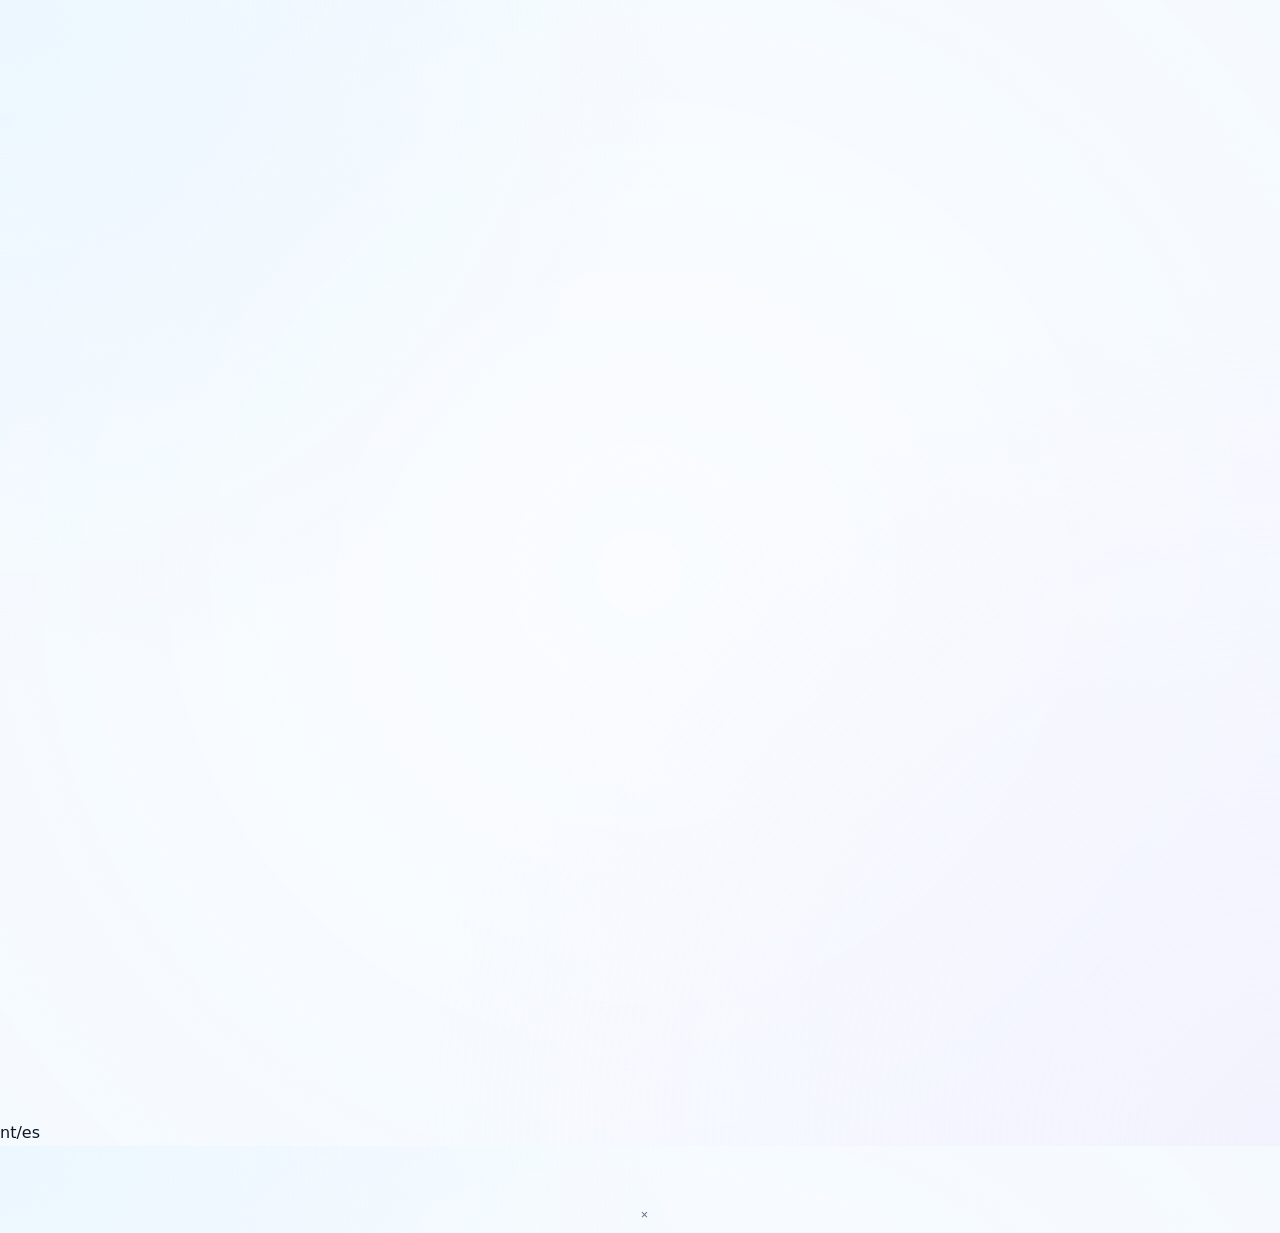
<file: html/contenido.html>
<!DOCTYPE html>
<html lang="es">
<head>
    <meta charset="UTF-8">
    <meta name="viewport" content="width=device-width, initial-scale=1.0">
    <title>Contenido Principal - Enfermería Educa</title>
    <link rel="stylesheet" href="../css/style.css">
    <link rel="stylesheet" href="../css/contenido.css">
</head>
<body>        <section id="contenido" class="section-container container section-mt-md">
            <div class="section-header fade-up">
                <h2>Contenido principal</h2>
                <p>En cada tema encontrarás una explicación breve. Al hacer clic, se abrirá la información ampliada con
                    recomendaciones y referencia.</p>
            </div>

            <div class="topics-grid">
                <!-- Topic 1 -->
                <article class="topic-card fade-up" style="animation-delay: 0.1s;" tabindex="0" role="button" aria-expanded="false">
                    <div class="topic-card-header">
                        <span class="acc-num">01</span>
                    </div>
                    <div class="topic-card-body">
                        <h3 class="acc-title">🫀 CONTROL DE LA PRESIÓN ARTERIAL</h3>
                        <p class="acc-desc">Mantener la presión arterial controlada es fundamental para prevenir
                            enfermedades del corazón, derrames cerebrales y problemas renales.</p>
                    </div>
                    <div class="topic-card-footer">
                        <span class="view-more">Ver detalles →</span>
                    </div>

                    <!-- Contenido Secreto -->
                    <div class="topic-hidden-content" style="display: none;">
                        <h2 class="modal-title">🫀 CONTROL DE LA PRESIÓN ARTERIAL</h2>
                        <div class="acc-inner">
                            <h4>Información completa</h4>
                            <p>La presión arterial es la fuerza que ejerce la sangre contra las arterias, y cuando se eleva constantemente puede volverse peligrosa sin presentar síntomas.</p>
                            <p>La presión arterial se mide en dos valores:</p>
                            <ul class="feature-list">
                                <li><strong>Sistólica:</strong> cuando el corazón late.</li>
                                <li><strong>Diastólica:</strong> cuando el corazón descansa.</li>
                            </ul>
                            <p>Para controlarla adecuadamente:</p>
                            <ul class="feature-list">
                                <li><svg class="icon-check"><use href="#icon-check"></use></svg> Reducir el consumo de sal.</li>
                                <li><svg class="icon-check"><use href="#icon-check"></use></svg> Evitar alimentos procesados.</li>
                                <li><svg class="icon-check"><use href="#icon-check"></use></svg> Realizar actividad física diaria (30 minutos).</li>
                                <li><svg class="icon-check"><use href="#icon-check"></use></svg> Mantener un peso saludable.</li>
                                <li><svg class="icon-check"><use href="#icon-check"></use></svg> Evitar alcohol y tabaco.</li>
                                <li><svg class="icon-check"><use href="#icon-check"></use></svg> Controlar el estrés.</li>
                                <li><svg class="icon-check"><use href="#icon-check"></use></svg> Medir la presión regularmente.</li>
                                <li><svg class="icon-check"><use href="#icon-check"></use></svg> Seguir el tratamiento médico indicado.</li>
                            </ul>
                            <p><strong>Importante:</strong> la hipertensión es una enfermedad silenciosa, por eso el control constante es clave.</p>
                            <div class="reference-badge"><strong>Referencia APA 7:</strong><br>Organización Mundial de la Salud. (2021). <em>Hipertensión</em>. https://www.who.int/es/news-room/fact-sheets/detail/hypertension</div>
                        </div>
                    </div>
                </article>

                <!-- Topic 2 -->
                <article class="topic-card fade-up" style="animation-delay: 0.2s;" tabindex="0" role="button" aria-expanded="false">
                    <div class="topic-card-header">
                        <span class="acc-num">02</span>
                    </div>
                    <div class="topic-card-body">
                        <h3 class="acc-title">🥗 ALIMENTACIÓN SALUDABLE</h3>
                        <p class="acc-desc">Una alimentación saludable ayuda a mantener el cuerpo fuerte y prevenir
                            enfermedades como diabetes, obesidad y problemas cardíacos.</p>
                    </div>
                    <div class="topic-card-footer">
                        <span class="view-more">Ver detalles →</span>
                    </div>
                    <div class="topic-hidden-content" style="display: none;">
                        <h2 class="modal-title">🥗 ALIMENTACIÓN SALUDABLE</h2>
                        <div class="acc-inner">
                            <h4>Información completa</h4>
                            <p>Se basa en consumir alimentos naturales y equilibrados.</p>
                            <p>Para una buena alimentación:</p>
                            <ul class="feature-list">
                                <li><svg class="icon-check"><use href="#icon-check"></use></svg> Consumir frutas y verduras diariamente.</li>
                                <li><svg class="icon-check"><use href="#icon-check"></use></svg> Incluir proteínas como pollo, pescado y huevo.</li>
                                <li><svg class="icon-check"><use href="#icon-check"></use></svg> Preferir cereales integrales.</li>
                                <li><svg class="icon-check"><use href="#icon-check"></use></svg> Reducir grasas saturadas y frituras.</li>
                                <li><svg class="icon-check"><use href="#icon-check"></use></svg> Evitar el exceso de azúcar y sal.</li>
                                <li><svg class="icon-check"><use href="#icon-check"></use></svg> Beber entre 6 y 8 vasos de agua al día.</li>
                                <li><svg class="icon-check"><use href="#icon-check"></use></svg> Mantener horarios de comida.</li>
                            </ul>
                            <p>Beneficios:</p>
                            <ul class="feature-list">
                                <li><svg class="icon-check"><use href="#icon-check"></use></svg> Mejora el sistema inmunológico.</li>
                                <li><svg class="icon-check"><use href="#icon-check"></use></svg> Aumenta la energía.</li>
                                <li><svg class="icon-check"><use href="#icon-check"></use></svg> Previene enfermedades.</li>
                            </ul>
                            <div class="reference-badge"><strong>Referencia APA 7:</strong><br>Organización Mundial de la Salud. (2020). <em>Dieta saludable</em>. https://www.who.int/es/news-room/fact-sheets/detail/healthy-diet</div>
                        </div>
                    </div>
                </article>

                <!-- Topic 3 -->
                <article class="topic-card fade-up" style="animation-delay: 0.3s;" tabindex="0" role="button" aria-expanded="false">
                    <div class="topic-card-header">
                        <span class="acc-num">03</span>
                    </div>
                    <div class="topic-card-body">
                        <h3 class="acc-title">💊 USO CORRECTO DE MEDICAMENTOS</h3>
                        <p class="acc-desc">El uso adecuado de medicamentos permite tratar enfermedades de forma segura y eficaz. Un mal uso puede provocar complicaciones.</p>
                    </div>
                    <div class="topic-card-footer">
                        <span class="view-more">Ver detalles →</span>
                    </div>
                    <div class="topic-hidden-content" style="display: none;">
                        <h2 class="modal-title">💊 USO CORRECTO DE MEDICAMENTOS</h2>
                        <div class="acc-inner">
                            <h4>Información completa</h4>
                            <p>Para un uso correcto:</p>
                            <ul class="feature-list">
                                <li><svg class="icon-check"><use href="#icon-check"></use></svg> Tomar medicamentos a la hora indicada.</li>
                                <li><svg class="icon-check"><use href="#icon-check"></use></svg> Respetar la dosis prescrita.</li>
                                <li><svg class="icon-check"><use href="#icon-check"></use></svg> No automedicarse.</li>
                                <li><svg class="icon-check"><use href="#icon-check"></use></svg> No suspender el tratamiento sin indicación médica.</li>
                                <li><svg class="icon-check"><use href="#icon-check"></use></svg> No compartir medicamentos.</li>
                                <li><svg class="icon-check"><use href="#icon-check"></use></svg> Leer las etiquetas e instrucciones.</li>
                                <li><svg class="icon-check"><use href="#icon-check"></use></svg> Guardarlos en lugares seguros.</li>
                            </ul>
                            <p><strong>Regla importante (5 correctos):</strong></p>
                            <ul class="feature-list">
                                <li><svg class="icon-check"><use href="#icon-check"></use></svg> Paciente correcto.</li>
                                <li><svg class="icon-check"><use href="#icon-check"></use></svg> Medicamento correcto.</li>
                                <li><svg class="icon-check"><use href="#icon-check"></use></svg> Dosis correcta.</li>
                                <li><svg class="icon-check"><use href="#icon-check"></use></svg> Vía correcta.</li>
                                <li><svg class="icon-check"><use href="#icon-check"></use></svg> Hora correcta.</li>
                            </ul>
                            <div class="reference-badge"><strong>Referencia APA 7:</strong><br>MedlinePlus. (2022). <em>Seguridad con los medicamentos</em>. https://medlineplus.gov/spanish/medicinesafety.html</div>
                        </div>
                    </div>
                </article>

                <!-- Topic 4 -->
                <article class="topic-card fade-up" style="animation-delay: 0.4s;" tabindex="0" role="button" aria-expanded="false">
                    <div class="topic-card-header">
                        <span class="acc-num">04</span>
                    </div>
                    <div class="topic-card-body">
                        <h3 class="acc-title">🚑 PRIMEROS AUXILIOS</h3>
                        <p class="acc-desc">Los primeros auxilios son acciones inmediatas que se realizan en una emergencia para ayudar a una persona antes de que llegue atención médica.</p>
                    </div>
                    <div class="topic-card-footer">
                        <span class="view-more">Ver detalles →</span>
                    </div>
                    <div class="topic-hidden-content" style="display: none;">
                        <h2 class="modal-title">🚑 PRIMEROS AUXILIOS</h2>
                        <div class="acc-inner">
                            <h4>Información completa</h4>
                            <p>Acciones básicas:</p>
                            <ul class="feature-list">
                                <li><svg class="icon-check"><use href="#icon-check"></use></svg> Mantener la calma.</li>
                                <li><svg class="icon-check"><use href="#icon-check"></use></svg> Evaluar la situación.</li>
                                <li><svg class="icon-check"><use href="#icon-check"></use></svg> Verificar respiración y pulso.</li>
                                <li><svg class="icon-check"><use href="#icon-check"></use></svg> Llamar a emergencias.</li>
                                <li><svg class="icon-check"><use href="#icon-check"></use></svg> Controlar hemorragias.</li>
                                <li><svg class="icon-check"><use href="#icon-check"></use></svg> Limpiar y cubrir heridas.</li>
                                <li><svg class="icon-check"><use href="#icon-check"></use></svg> No mover a la persona si hay fracturas.</li>
                            </ul>
                            <p>En casos graves:</p>
                            <ul class="feature-list">
                                <li><svg class="icon-check"><use href="#icon-check"></use></svg> Aplicar RCP si se sabe realizar.</li>
                                <li><svg class="icon-check"><use href="#icon-check"></use></svg> Colocar en posición de seguridad.</li>
                            </ul>
                            <div class="reference-badge"><strong>Referencia APA 7:</strong><br>Cruz Roja Española. (2020). <em>Primeros auxilios</em>. https://www.cruzroja.es/principal/web/guest/primeros-auxilios</div>
                        </div>
                    </div>
                </article>

                <!-- Topic 5 -->
                <article class="topic-card fade-up" style="animation-delay: 0.5s;" tabindex="0" role="button" aria-expanded="false">
                    <div class="topic-card-header">
                        <span class="acc-num">05</span>
                    </div>
                    <div class="topic-card-body">
                        <h3 class="acc-title">👵 CUIDADO DEL ADULTO MAYOR</h3>
                        <p class="acc-desc">El cuidado del adulto mayor busca mantener su bienestar físico, emocional y social, mejorando su calidad de vida.</p>
                    </div>
                    <div class="topic-card-footer">
                        <span class="view-more">Ver detalles →</span>
                    </div>
                    <div class="topic-hidden-content" style="display: none;">
                        <h2 class="modal-title">👵 CUIDADO DEL ADULTO MAYOR</h2>
                        <div class="acc-inner">
                            <h4>Información completa</h4>
                            <p>Cuidados importantes:</p>
                            <ul class="feature-list">
                                <li><svg class="icon-check"><use href="#icon-check"></use></svg> Alimentación balanceada.</li>
                                <li><svg class="icon-check"><use href="#icon-check"></use></svg> Higiene diaria.</li>
                                <li><svg class="icon-check"><use href="#icon-check"></use></svg> Control médico frecuente.</li>
                                <li><svg class="icon-check"><use href="#icon-check"></use></svg> Uso adecuado de medicamentos.</li>
                                <li><svg class="icon-check"><use href="#icon-check"></use></svg> Actividad física moderada.</li>
                                <li><svg class="icon-check"><use href="#icon-check"></use></svg> Apoyo emocional.</li>
                            </ul>
                            <p>Prevención:</p>
                            <ul class="feature-list">
                                <li><svg class="icon-check"><use href="#icon-check"></use></svg> Evitar caídas con espacios seguros.</li>
                                <li><svg class="icon-check"><use href="#icon-check"></use></svg> Buena iluminación en casa.</li>
                                <li><svg class="icon-check"><use href="#icon-check"></use></svg> Supervisión constante.</li>
                            </ul>
                            <div class="reference-badge"><strong>Referencia APA 7:</strong><br>MedlinePlus. (2022). <em>Salud del adulto mayor</em>. https://medlineplus.gov/spanish/olderadulthealth.html</div>
                        </div>
                    </div>
                </article>

                <!-- Topic 6 -->
                <article class="topic-card fade-up" style="animation-delay: 0.6s;" tabindex="0" role="button" aria-expanded="false">
                    <div class="topic-card-header">
                        <span class="acc-num">06</span>
                    </div>
                    <div class="topic-card-body">
                        <h3 class="acc-title">🛡 PREVENCIÓN DE ENFERMEDADES</h3>
                        <p class="acc-desc">La prevención es clave para evitar enfermedades y mantener una vida saludable.</p>
                    </div>
                    <div class="topic-card-footer">
                        <span class="view-more">Ver detalles →</span>
                    </div>
                    <div class="topic-hidden-content" style="display: none;">
                        <h2 class="modal-title">🛡 PREVENCIÓN DE ENFERMEDADES</h2>
                        <div class="acc-inner">
                            <h4>Información completa</h4>
                            <p>Medidas principales:</p>
                            <ul class="feature-list">
                                <li><svg class="icon-check"><use href="#icon-check"></use></svg> Lavado frecuente de manos.</li>
                                <li><svg class="icon-check"><use href="#icon-check"></use></svg> Vacunación completa.</li>
                                <li><svg class="icon-check"><use href="#icon-check"></use></svg> Alimentación saludable.</li>
                                <li><svg class="icon-check"><use href="#icon-check"></use></svg> Ejercicio regular.</li>
                                <li><svg class="icon-check"><use href="#icon-check"></use></svg> Evitar tabaco y alcohol.</li>
                                <li><svg class="icon-check"><use href="#icon-check"></use></svg> Realizar chequeos médicos.</li>
                            </ul>
                            <p>Beneficios:</p>
                            <ul class="feature-list">
                                <li><svg class="icon-check"><use href="#icon-check"></use></svg> Detectar enfermedades a tiempo.</li>
                                <li><svg class="icon-check"><use href="#icon-check"></use></svg> Reducir riesgos.</li>
                                <li><svg class="icon-check"><use href="#icon-check"></use></svg> Mejorar calidad de vida.</li>
                            </ul>
                            <div class="reference-badge"><strong>Referencia APA 7:</strong><br>Organización Mundial de la Salud. (2022). <em>Prevención de enfermedades</em>. https://www.who.int/es</div>
                        </div>
                    </div>
                </article>
            </div>
        </section>nt/es</div>
                    </div>
                </div>
            </article>
        </div>
    </section>

    <!-- Modal Global Structure (Needed for standalone) -->
    <div id="globalTopicModal" class="topic-modal">
        <div class="topic-modal-content">
            <button id="topicModalClose" class="topic-modal-close">×</button>
            <div id="topicModalBody"></div>
        </div>
    </div>

    <!-- Define the SVG symbols used (icon-check) -->
    <svg xmlns="http://www.w3.org/2000/svg" style="display: none;">
        <symbol id="icon-check" viewBox="0 0 20 20" fill="currentColor">
            <path fill-rule="evenodd" d="M16.707 5.293a1 1 0 010 1.414l-8 8a1 1 0 01-1.414 0l-4-4a1 1 0 011.414-1.414L8 12.586l7.293-7.293a1 1 0 011.414 0z" clip-rule="evenodd" />
        </symbol>
    </svg>

    <script src="../js/contenido.js"></script>
    <script>
        document.addEventListener('DOMContentLoaded', () => {
            if (typeof initContenido === 'function') {
                initContenido();
            }
        });
    </script>
</body>
</html>
</file>
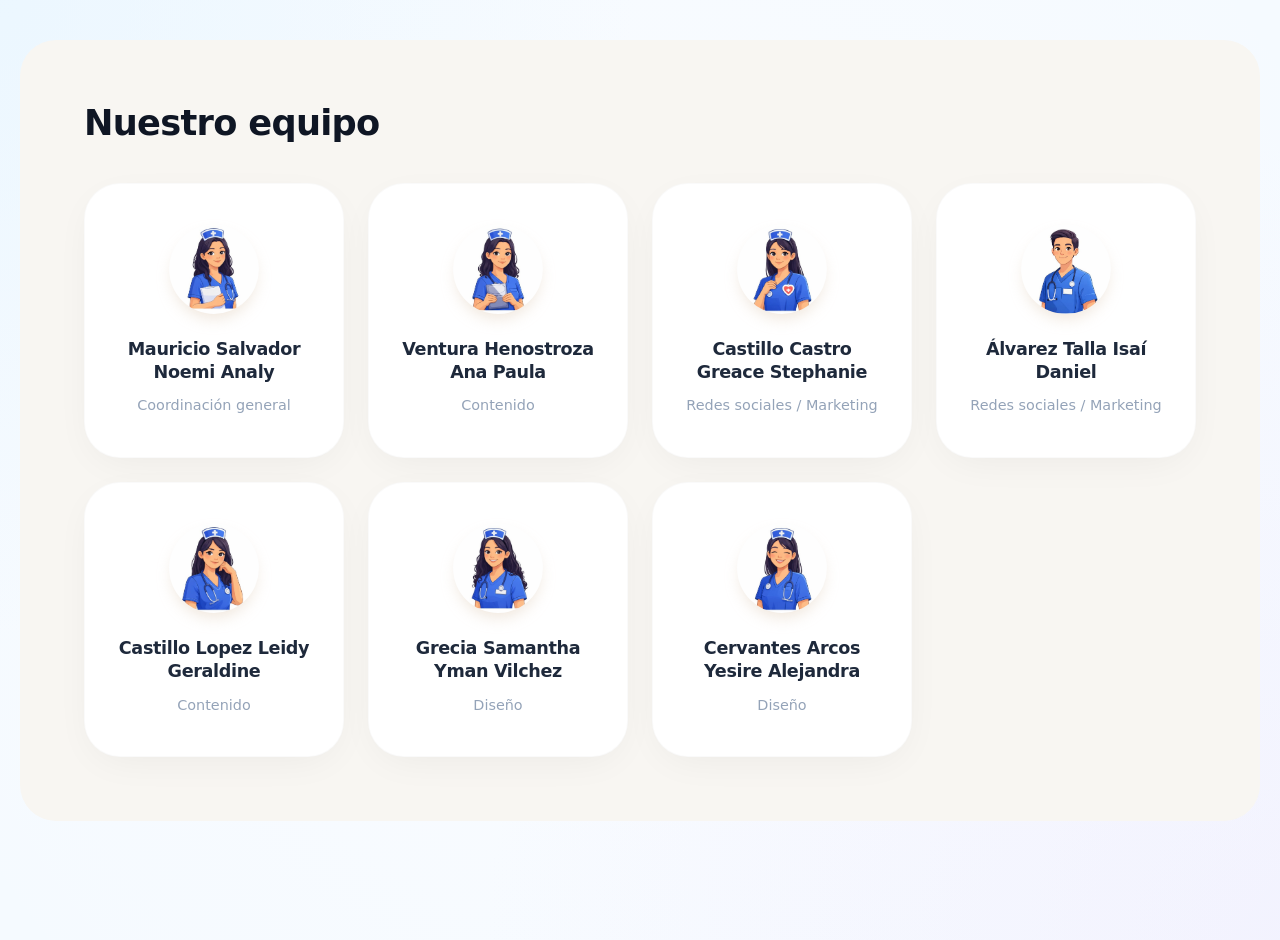
<file: html/equipo.html>
<!DOCTYPE html>
<html lang="es">
<head>
    <meta charset="UTF-8">
    <meta name="viewport" content="width=device-width, initial-scale=1.0">
    <title>Nuestro Equipo - Enfermería Educa</title>
    <link rel="stylesheet" href="../css/style.css">
    <link rel="stylesheet" href="../css/equipo.css">
</head>
<body>
    <section id="equipo" class="section-container container team-section">
        <div class="team-header">
            <h2>Nuestro equipo</h2>
        </div>

        <div class="team-grid-cards">
            <!-- Miembro 1 -->
            <div class="team-card-visual fade-up" style="animation-delay: 0.1s;">
                <img src="../img/F1.jpeg" alt="Mauricio Salvador Noemi Analy" class="team-avatar">
                <h4 class="team-name">Mauricio Salvador Noemi Analy</h4>
                <p class="team-role">Coordinación general</p>
            </div>
            <!-- Miembro 2 -->
            <div class="team-card-visual fade-up" style="animation-delay: 0.2s;">
                <img src="../img/F2.jpeg" alt="Ventura Henostroza Ana Paula" class="team-avatar">
                <h4 class="team-name">Ventura Henostroza Ana Paula</h4>
                <p class="team-role">Contenido</p>
            </div>
            <!-- Miembro 3 -->
            <div class="team-card-visual fade-up" style="animation-delay: 0.3s;">
                <img src="../img/F5.jpeg" alt="Castillo Castro Greace Stephanie" class="team-avatar">
                <h4 class="team-name">Castillo Castro Greace Stephanie</h4>
                <p class="team-role">Redes sociales / Marketing</p>
            </div>
            <!-- Miembro 4 -->
            <div class="team-card-visual fade-up" style="animation-delay: 0.4s;">
                <img src="../img/Man.jpeg" alt="Álvarez Talla Isaí Daniel" class="team-avatar">
                <h4 class="team-name">Álvarez Talla Isaí Daniel</h4>
                <p class="team-role">Redes sociales / Marketing</p>
            </div>
            <!-- Miembro 5 -->
            <div class="team-card-visual fade-up" style="animation-delay: 0.5s;">
                <img src="../img/F4.jpeg" alt="Castillo Lopez Leidy Geraldine" class="team-avatar">
                <h4 class="team-name">Castillo Lopez Leidy Geraldine</h4>
                <p class="team-role">Contenido</p>
            </div>
            <!-- Miembro 6 -->
            <div class="team-card-visual fade-up" style="animation-delay: 0.6s;">
                <img src="../img/F3.jpeg" alt="Grecia Samantha Yman Vilchez" class="team-avatar">
                <h4 class="team-name">Grecia Samantha Yman Vilchez</h4>
                <p class="team-role">Diseño</p>
            </div>
            <!-- Miembro 7 -->
            <div class="team-card-visual fade-up" style="animation-delay: 0.7s;">
                <img src="../img/F6.jpeg" alt="Cervantes Arcos Yesire Alejandra" class="team-avatar">
                <h4 class="team-name">Cervantes Arcos Yesire Alejandra</h4>
                <p class="team-role">Diseño</p>
            </div>
        </div>
    </section>

    <!-- Base Animations JS (IntersectionObserver) -->
    <script>
        document.addEventListener('DOMContentLoaded', () => {
            const observer = new IntersectionObserver((entries) => {
                entries.forEach(entry => {
                    if (entry.isIntersecting) {
                        entry.target.classList.add('in-view');
                        observer.unobserve(entry.target);
                    }
                });
            });
            document.querySelectorAll('.fade-up').forEach(el => observer.observe(el));
        });
    </script>
</body>
</html>
</file>
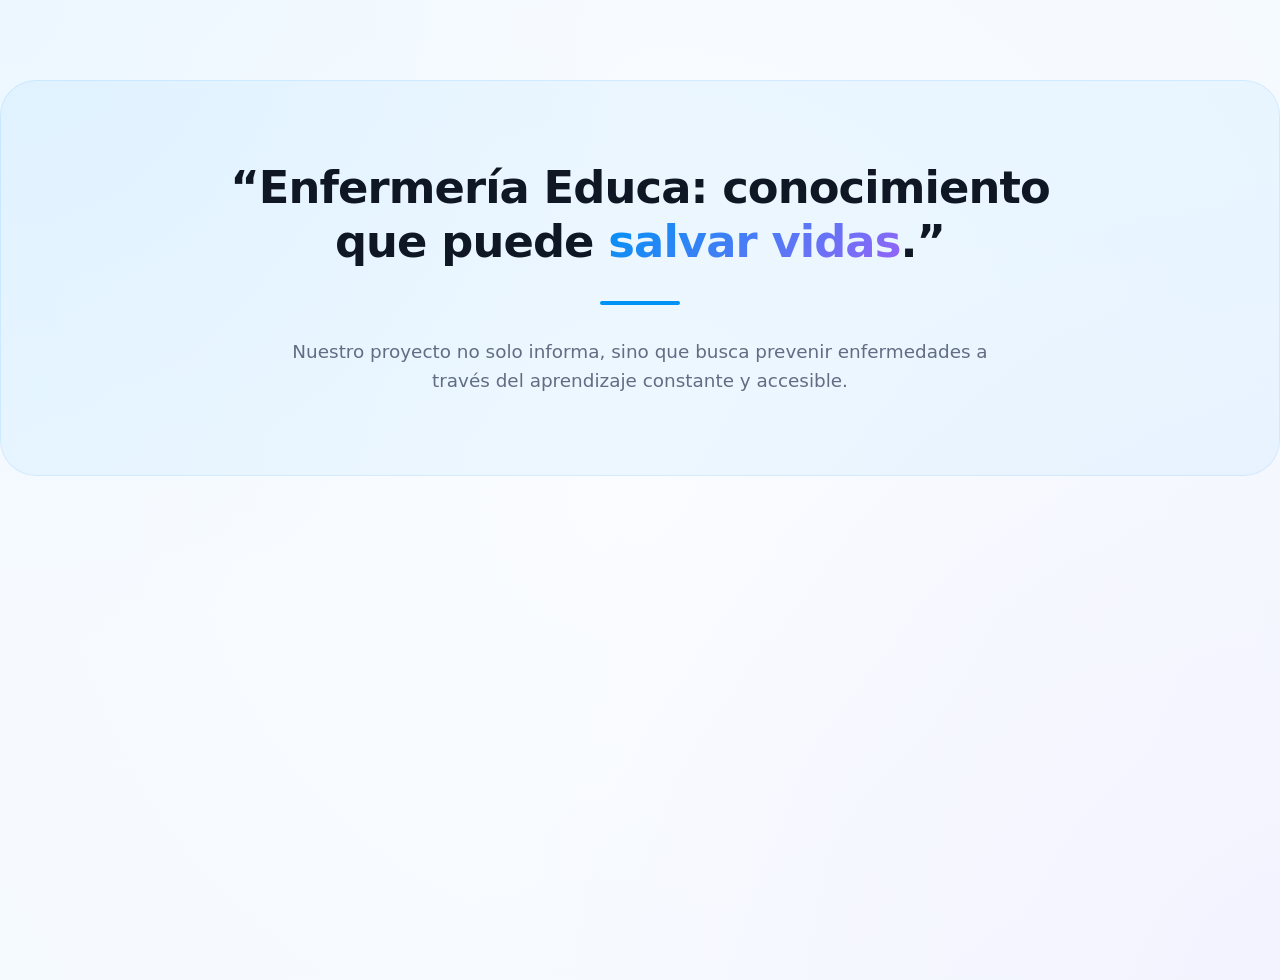
<file: html/impacto.html>
<!DOCTYPE html>
<html lang="es">
<head>
    <meta charset="UTF-8">
    <meta name="viewport" content="width=device-width, initial-scale=1.0">
    <title>Impacto Final - Enfermería Educa</title>
    <link rel="stylesheet" href="../css/style.css">
    <link rel="stylesheet" href="../css/impacto.css">
</head>
<body>
    <section class="final-impact-section fade-up">
        <div class="container impact-wrap">
            <div class="impact-content">
                <h2 class="impact-text">
                    “Enfermería Educa: conocimiento que puede <span class="text-gradient">salvar vidas</span>.”
                </h2>
                <div class="impact-divider"></div>
                <p class="impact-sub">
                    Nuestro proyecto no solo informa, sino que busca prevenir enfermedades a través del aprendizaje constante y accesible.
                </p>
            </div>
        </div>
    </section>

    <!-- Base Animations JS (IntersectionObserver) -->
    <script>
        document.addEventListener('DOMContentLoaded', () => {
            const observer = new IntersectionObserver((entries) => {
                entries.forEach(entry => {
                    if (entry.isIntersecting) {
                        entry.target.classList.add('in-view');
                        observer.unobserve(entry.target);
                    }
                });
            });
            document.querySelectorAll('.fade-up').forEach(el => observer.observe(el));
        });
    </script>
</body>
</html>
</file>
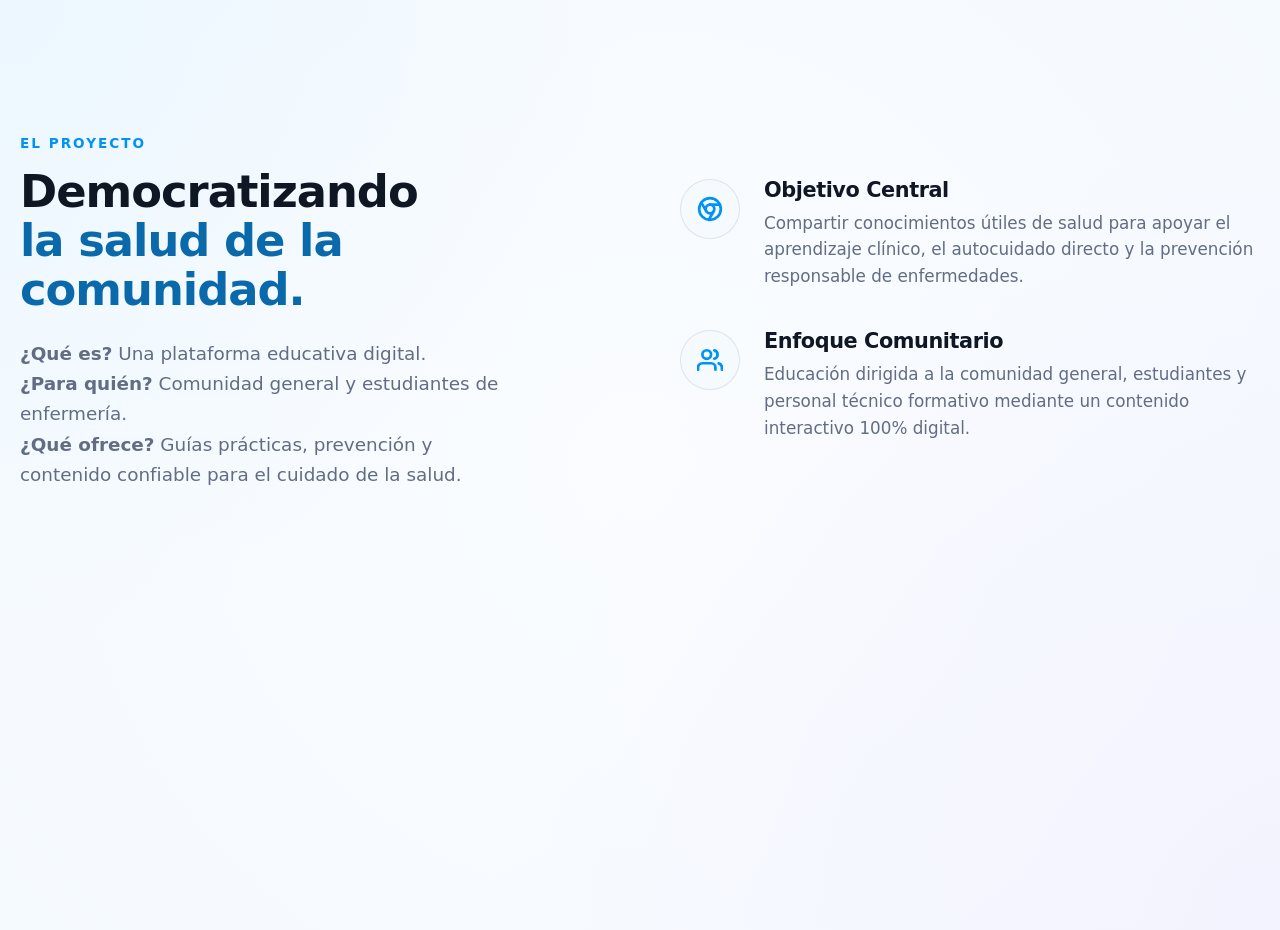
<file: html/proyecto.html>
<!DOCTYPE html>
<html lang="es">
<head>
    <meta charset="UTF-8">
    <meta name="viewport" content="width=device-width, initial-scale=1.0">
    <title>El Proyecto - Enfermería Educa</title>
    <link rel="stylesheet" href="../css/style.css">
    <link rel="stylesheet" href="../css/proyecto.css">
</head>
<body>
    <section id="proyecto" class="section-container container" style="margin-top: 30px;">
        <div class="project-minimal-layout fade-up">

            <div class="project-minimal-header">
                <span class="project-tag">El Proyecto</span>
                <h2 class="project-title">
                    Democratizando <br>
                    <span class="project-accent">la salud de la comunidad.</span>
                </h2>
                <p class="project-description">
                    <strong>¿Qué es?</strong> Una plataforma educativa digital.<br>
                    <strong>¿Para quién?</strong> Comunidad general y estudiantes de enfermería.<br>
                    <strong>¿Qué ofrece?</strong> Guías prácticas, prevención y contenido confiable para el cuidado
                    de la salud.
                </p>
            </div>

            <div class="project-minimal-features">
                <div class="min-feature">
                    <div class="min-icon-wrapper">
                        <!-- Icono de Objetivo -->
                        <svg width="26" height="26" viewBox="0 0 24 24" fill="none" stroke="currentColor"
                            stroke-width="2.5" stroke-linecap="round" stroke-linejoin="round">
                            <circle cx="12" cy="12" r="10"></circle>
                            <circle cx="12" cy="12" r="4"></circle>
                            <line x1="21.17" y1="8" x2="12" y2="8"></line>
                            <line x1="3.95" y1="6.06" x2="8.54" y2="14"></line>
                            <line x1="10.88" y1="21.94" x2="15.46" y2="14"></line>
                        </svg>
                    </div>
                    <div class="min-feature-text">
                        <h4>Objetivo Central</h4>
                        <p>Compartir conocimientos útiles de salud para apoyar el aprendizaje clínico, el
                            autocuidado directo y la prevención responsable de enfermedades.</p>
                    </div>
                </div>

                <div class="min-feature">
                    <div class="min-icon-wrapper">
                        <!-- Icono de Comunidad -->
                        <svg width="26" height="26" viewBox="0 0 24 24" fill="none" stroke="currentColor"
                            stroke-width="2.5" stroke-linecap="round" stroke-linejoin="round">
                            <path d="M17 21v-2a4 4 0 0 0-4-4H5a4 4 0 0 0-4 4v2"></path>
                            <circle cx="9" cy="7" r="4"></circle>
                            <path d="M23 21v-2a4 4 0 0 0-3-3.87"></path>
                            <path d="M16 3.13a4 4 0 0 1 0 7.75"></path>
                        </svg>
                    </div>
                    <div class="min-feature-text">
                        <h4>Enfoque Comunitario</h4>
                        <p>Educación dirigida a la comunidad general, estudiantes y personal técnico formativo
                            mediante un contenido interactivo 100% digital.</p>
                    </div>
                </div>
            </div>
        </div>
    </section>

    <!-- Base Animations JS (IntersectionObserver) -->
    <script>
        document.addEventListener('DOMContentLoaded', () => {
            const observer = new IntersectionObserver((entries) => {
                entries.forEach(entry => {
                    if (entry.isIntersecting) {
                        entry.target.classList.add('in-view');
                        observer.unobserve(entry.target);
                    }
                });
            });
            document.querySelectorAll('.fade-up').forEach(el => observer.observe(el));
        });
    </script>
</body>
</html>
</file>
<file: css/style.css>
@charset "UTF-8";

/* 
 * Enfermería Educa - Core Styling (Modular Version)
 * Contains global variables, layout, core navigation and basic UI elements.
 */

:root {
  /* Premium Font Stack */
  --font-body: 'Inter', system-ui, -apple-system, sans-serif;
  --font-display: 'Outfit', system-ui, -apple-system, sans-serif;

  /* HSL Color Palette (Premium Refined) */
  --c-primary: 204 100% 48%;
  --c-primary-dark: 204 90% 35%;
  --c-primary-light: 204 100% 95%;
  --c-accent: 260 90% 68%;
  --c-accent-soft: 260 85% 95%;
  --c-dark: 220 40% 10%;
  --c-dark-soft: 220 20% 25%;
  --c-text-muted: 220 15% 45%;
  --c-bg: 210 100% 98%;
  --c-bg-layer: 215 100% 99%;
  --c-surface: 0 0% 100%;
  --c-border: 215 25% 90%;

  /* Shadows (Multi-layered Premium) */
  --shadow-sm: 0 1px 2px rgba(0,0,0,0.02), 
               0 2px 4px rgba(0,0,0,0.02), 
               0 4px 8px rgba(0,0,0,0.02);
  --shadow-md: 0 4px 6px -1px rgba(0,0,0,0.05), 
               0 10px 15px -3px rgba(0,0,0,0.08);
  --shadow-lg: 0 10px 25px -5px hsl(var(--c-primary) / 0.1), 
               0 20px 48px -12px hsl(var(--c-primary) / 0.15);
  --shadow-xl: 0 25px 60px -15px rgba(0,0,0,0.1),
               0 0 40px -10px hsl(var(--c-primary) / 0.05);

  /* Borders & Core Transitions */
  --rad-sm: 10px;
  --rad-md: 18px;
  --rad-lg: 28px;
  --rad-xl: 36px;
  --rad-full: 9999px;
  --ease-smooth: cubic-bezier(0.4, 0, 0.2, 1);
  --ease-out-back: cubic-bezier(0.34, 1.56, 0.64, 1);
  --trans-fast: 0.2s var(--ease-smooth);
  --trans-normal: 0.4s var(--ease-smooth);
  --trans-slow: 0.7s var(--ease-smooth);
}

/* Reset & Core */
*,
*::before,
*::after {
  box-sizing: border-box;
  margin: 0;
  padding: 0;
}

html {
  scroll-behavior: smooth;
  scroll-padding-top: 100px;
}

body {
  font-family: var(--font-body);
  color: hsl(var(--c-dark));
  background-color: hsl(var(--c-bg));
  background-image:
    radial-gradient(circle at 0% 0%, hsl(var(--c-primary-light) / 0.6) 0%, transparent 40%),
    radial-gradient(circle at 100% 100%, hsl(var(--c-accent-soft) / 0.4) 0%, transparent 50%),
    radial-gradient(circle at 50% 50%, hsl(var(--c-bg-layer)) 0%, transparent 100%);
  line-height: 1.6;
  min-height: 100vh;
  overflow-x: hidden;
  -webkit-font-smoothing: antialiased;
}

h1,
h2,
h3,
h4 {
  font-family: var(--font-display);
  font-weight: 800;
  line-height: 1.1;
  letter-spacing: -0.02em;
}

a {
  text-decoration: none;
  color: inherit;
  transition: var(--trans-fast);
}

ul {
  list-style: none;
}

img,
svg {
  display: block;
  max-width: 100%;
}

.container {
  max-width: 1240px;
  width: 100%;
  margin: 0 auto;
  padding: 0 24px;
}

.text-gradient {
  background: linear-gradient(135deg, hsl(var(--c-primary)), hsl(var(--c-accent)));
  -webkit-background-clip: text;
  -webkit-text-fill-color: transparent;
  background-clip: text;
  font-weight: 900;
}

/* =========================================
   Core Navigation (Glass)
   ========================================= */
.nav {
  position: fixed;
  top: 0;
  left: 0;
  width: 100%;
  z-index: 1000;
  background: hsl(var(--c-surface) / 0.6);
  backdrop-filter: blur(24px) saturate(180%);
  -webkit-backdrop-filter: blur(24px) saturate(180%);
  border-bottom: 1px solid hsl(var(--c-surface) / 0.3);
  transition: all var(--trans-normal);
}

.nav::after {
  content: '';
  position: absolute;
  bottom: -1px;
  left: 0;
  right: 0;
  height: 1px;
  background: linear-gradient(90deg, transparent, hsl(var(--c-primary) / 0.3), transparent);
}

.nav-scrolled {
  background: hsl(var(--c-surface) / 0.85);
  box-shadow: var(--shadow-md);
  padding: 4px 0;
}

.nav-wrap {
  display: flex;
  align-items: center;
  justify-content: space-between;
  height: 84px;
  transition: height var(--trans-normal);
}

.nav-scrolled .nav-wrap {
  height: 68px;
}

.brand {
  display: flex;
  align-items: center;
  gap: 14px;
  font-family: var(--font-display);
  font-weight: 900;
  font-size: 1.35rem;
  letter-spacing: -0.04em;
}

.brand-mark {
  background: linear-gradient(135deg, hsl(var(--c-primary)), hsl(var(--c-primary-dark)));
  color: white;
  width: 40px;
  height: 40px;
  border-radius: 12px;
  display: grid;
  place-items: center;
}

.nav-links {
  display: flex;
  gap: 6px;
  padding: 6px;
  background: hsl(var(--c-dark) / 0.03);
  border-radius: var(--rad-full);
  border: 1px solid hsl(var(--c-border) / 0.4);
}

.nav-links a {
  padding: 8px 20px;
  border-radius: var(--rad-full);
  font-weight: 600;
  font-size: 0.9rem;
  color: hsl(var(--c-dark) / 0.7);
  transition: all var(--trans-fast);
}

.nav-links a:hover {
  color: hsl(var(--c-primary));
  background: hsl(var(--c-surface) / 0.8);
}

.nav-links a.active {
  background: hsl(var(--c-surface));
  color: hsl(var(--c-primary));
  box-shadow: var(--shadow-sm);
}

.nav-mobile-toggle {
  display: none;
  background: none;
  border: none;
  flex-direction: column;
  gap: 6px;
}

.nav-mobile-toggle .bar {
  width: 24px;
  height: 2px;
  background: hsl(var(--c-dark));
  border-radius: 2px;
  transition: var(--trans-normal);
}

@media (max-width: 850px) {
  .nav-mobile-toggle {
    display: flex;
  }

  .nav-links {
    position: fixed;
    top: 0;
    right: 0;
    height: 100vh;
    width: 280px;
    background: white;
    flex-direction: column;
    padding: 100px 32px;
    transform: translateX(100%);
    transition: transform var(--trans-normal);
  }

  .nav-links.active {
    transform: translateX(0);
  }

  .nav-mobile-toggle.active .bar:nth-child(1) {
    transform: translateY(8px) rotate(45deg);
  }

  .nav-mobile-toggle.active .bar:nth-child(2) {
    opacity: 0;
  }

  .nav-mobile-toggle.active .bar:nth-child(3) {
    transform: translateY(-8px) rotate(-45deg);
  }
}

/* =========================================
   Buttons & UI Elements
   ========================================= */
.btn {
  display: inline-flex;
  align-items: center;
  justify-content: center;
  gap: 12px;
  padding: 18px 36px;
  border-radius: var(--rad-full);
  font-weight: 700;
  font-size: 1rem;
  border: none;
  cursor: pointer;
  transition: all var(--trans-normal);
  position: relative;
  overflow: hidden;
}

.btn-primary {
  background: linear-gradient(135deg, hsl(var(--c-primary)), hsl(var(--c-primary-dark)));
  color: white;
  box-shadow: 0 10px 25px -5px hsl(var(--c-primary) / 0.4);
}

.btn-primary:hover {
  transform: translateY(-3px) scale(1.02);
  box-shadow: 0 15px 35px -8px hsl(var(--c-primary) / 0.5);
  background: linear-gradient(135deg, hsl(var(--c-primary-dark)), hsl(var(--c-primary)));
}

.btn-secondary {
  background: hsl(var(--c-surface));
  color: hsl(var(--c-dark));
  border: 1px solid hsl(var(--c-border));
  box-shadow: var(--shadow-sm);
}

.btn-secondary:hover {
  background: hsl(var(--c-bg));
  border-color: hsl(var(--c-primary) / 0.3);
  transform: translateY(-2px);
}

.hero {
  padding: 140px 0 80px;
}

.hero-wrap {
  display: grid;
  grid-template-columns: 1fr 1fr;
  gap: 60px;
  align-items: center;
}

.badge {
  display: inline-flex;
  align-items: center;
  gap: 8px;
  padding: 8px 16px;
  background: white;
  border-radius: var(--rad-full);
  border: 1px solid hsl(var(--c-border));
  font-size: 0.85rem;
  font-weight: 600;
}

.badge-dot {
  width: 8px;
  height: 8px;
  background: hsl(var(--c-primary));
  border-radius: 50%;
  box-shadow: 0 0 0 4px hsl(var(--c-primary) / 0.2);
  animation: pulseDot 2s infinite;
}

@keyframes pulseDot {

  0%,
  100% {
    box-shadow: 0 0 0 0 hsl(var(--c-primary) / 0.4);
  }

  70% {
    box-shadow: 0 0 0 6px transparent;
  }
}

.hero-title {
  font-size: clamp(3rem, 5vw, 4.5rem);
  margin-bottom: 20px;
}

.hero-subtitle {
  font-size: 1.125rem;
  color: hsl(var(--c-text-muted));
  margin-bottom: 40px;
  max-width: 500px;
}

.hero-visual {
  perspective: 1000px;
}

.visual-card {
  position: relative;
  border-radius: var(--rad-xl);
  background: white;
  padding: 24px;
  box-shadow: var(--shadow-lg);
  border: 1px solid hsl(var(--c-border) / 0.6);
  transition: all 0.5s var(--trans-out-back, cubic-bezier(0.34, 1.56, 0.64, 1));
  cursor: pointer;
}

.visual-card:hover {
  transform: translateY(-10px) scale(1.03);
  box-shadow: 0 30px 60px -12px rgba(50, 50, 93, 0.25), 0 18px 36px -18px rgba(0, 0, 0, 0.3);
}

.visual-card:hover .glass-pill.top-right {
  transform: translate(15px, -15px) rotate(3deg);
}

.visual-card:hover .glass-pill.bottom-left {
  transform: translate(-15px, 15px) rotate(-3deg);
}

.floating-img {
  border-radius: var(--rad-lg);
  width: 100%;
  height: auto;
  object-fit: cover;
}

.glass-pill {
  position: absolute;
  padding: 12px 24px;
  background: hsl(var(--c-surface) / 0.7);
  backdrop-filter: blur(12px);
  -webkit-backdrop-filter: blur(12px);
  border: 1px solid hsl(var(--c-surface) / 0.5);
  border-radius: var(--rad-full);
  box-shadow: var(--shadow-md);
  font-weight: 600;
  font-size: 0.9rem;
  z-index: 10;
  white-space: nowrap;
  animation: floatPill 4s ease-in-out infinite;
}

.glass-pill.top-right {
  top: -20px;
  right: -20px;
  animation-delay: 0.5s;
}

.glass-pill.bottom-left {
  bottom: -20px;
  left: -20px;
}

@keyframes floatPill {
  0%, 100% { transform: translateY(0); }
  50% { transform: translateY(-8px); }
}

/* =========================================
   Common Layouts
   ========================================= */
.section-container {
  padding: 80px 0;
}

.section-header {
  margin-bottom: 48px;
  max-width: 600px;
}

.section-header h2 {
  font-size: clamp(2rem, 4vw, 2.5rem);
  margin-bottom: 16px;
}

/* Section Spacing Utilities */
.section-mt-sm { margin-top: 32px; }
.section-mt-md { margin-top: 64px; }
.section-mt-lg { margin-top: 96px; }

/* Icon Utilities */
.icon-check {
  width: 20px;
  height: 20px;
  vertical-align: middle;
  stroke-width: 2.5;
}

/* =========================================
   Footer
   ========================================= */
.footer {
  background: white;
  border-top: 1px solid hsl(var(--c-border));
  padding: 80px 0 40px;
  margin-top: 80px;
}

.footer-wrap {
  display: flex;
  flex-direction: column;
  align-items: center;
  gap: 16px;
}

.footer-top {
  display: flex;
  justify-content: space-between;
  width: 100%;
  border-bottom: 1px solid hsl(var(--c-border));
  padding-bottom: 32px;
}

.footer-brand {
  font-family: var(--font-display);
  font-size: 1.5rem;
  font-weight: 800;
}

.footer-socials {
  display: flex;
  gap: 16px;
}

.footer-socials a {
  width: 44px;
  height: 44px;
  border-radius: 50%;
  background: hsl(var(--c-bg));
  display: grid;
  place-items: center;
}

.footer-socials a:hover {
  background: hsl(var(--c-primary));
  color: white;
  transform: translateY(-3px);
}

.btn-sm {
  padding: 12px 24px;
  background: hsl(var(--c-primary));
  color: white;
  border-radius: var(--rad-full);
  font-weight: 700;
  font-size: 0.9rem;
  box-shadow: 0 4px 12px hsl(var(--c-primary) / 0.3);
  transition: all var(--trans-fast);
  display: inline-block;
}

.btn-sm:hover {
  background: hsl(var(--c-primary-dark));
  transform: translateY(-2px);
  box-shadow: 0 8px 16px hsl(var(--c-primary) / 0.4);
}

/* =========================================
   Float Components (WhatsApp)
   ========================================= */
.bot-float {
  position: fixed;
  bottom: 32px;
  right: 32px;
  z-index: 999;
  width: 64px;
  height: 64px;
  border-radius: 50%;
  background: #25D366;
  color: white;
  display: flex !important;
  align-items: center !important;
  justify-content: center !important;
  box-shadow: var(--shadow-lg);
  transition: all 0.3s cubic-bezier(0.175, 0.885, 0.32, 1.275);
  border: none;
  cursor: pointer;
}

.bot-float svg {
  width: 32px;
  height: 32px;
}

.bot-float:hover {
  transform: scale(1.15) rotate(10deg);
  background: #20BA5A;
}

.bot-pulse {
  position: absolute;
  top: 0;
  left: 0;
  width: 100%;
  height: 100%;
  border-radius: 50%;
  pointer-events: none;
  animation: pulseBot 2s infinite;
}

@keyframes pulseBot {
  0% {
    box-shadow: 0 0 0 0 rgba(37, 211, 102, 0.7);
  }
  70% {
    box-shadow: 0 0 0 15px rgba(37, 211, 102, 0);
  }
  100% {
    box-shadow: 0 0 0 20px rgba(37, 211, 102, 0);
  }
}

.bot-panel {
  position: fixed;
  bottom: 110px;
  right: 32px;
  width: 360px;
  background: white;
  border-radius: var(--rad-lg);
  padding: 0;
  box-shadow: var(--shadow-xl);
  border: 1px solid hsl(var(--c-border) / 0.5);
  opacity: 0;
  visibility: hidden;
  transform: translateY(20px) scale(0.95);
  transition: all 0.5s var(--ease-out-back);
  overflow: hidden;
}

.bot-panel.active {
  opacity: 1;
  visibility: visible;
  transform: translateY(0) scale(1);
}

.bot-header {
  background: linear-gradient(135deg, #25D366, #128C7E);
  color: white;
  padding: 24px;
  display: flex;
  justify-content: space-between;
  align-items: center;
}

.bot-header h4 {
  font-size: 1.1rem;
  font-weight: 700;
}

.bot-body {
  padding: 24px;
}

.bot-body p {
  font-size: 0.95rem;
  color: hsl(var(--c-text-muted));
  margin-bottom: 20px;
  line-height: 1.5;
}

.btn-whatsapp {
  width: 100%;
  background: #25D366;
  color: white;
  padding: 16px;
  border-radius: var(--rad-md);
  text-align: center;
  font-weight: 700;
  display: flex;
  align-items: center;
  justify-content: center;
  gap: 12px;
  transition: all var(--trans-fast);
}

.btn-whatsapp:hover {
  background: #20BA5A;
  transform: translateY(-2px);
  box-shadow: 0 8px 20px rgba(37, 211, 102, 0.3);
}

/* =========================================
   Animations
   ========================================= */
.fade-up {
  opacity: 0;
  transform: translateY(30px);
  transition: opacity 0.8s, transform 0.8s;
}

.fade-up.in-view {
  opacity: 1;
  transform: translateY(0);
}

@media (max-width: 600px) {
  .hero-wrap {
    grid-template-columns: 1fr;
    text-align: center;
  }

  .hero-actions {
    justify-content: center;
  }

  .footer-top {
    flex-direction: column-reverse;
    text-align: center;
    gap: 40px;
  }

  .bot-panel {
    width: calc(100% - 40px);
    right: 20px;
  }
}
</file>
<file: css/proyecto.css>
/* =========================================
   Minimal Project Section
   ========================================= */
.project-minimal-layout {
  display: grid;
  grid-template-columns: 1fr;
  gap: 60px;
  background: transparent;
  padding: 20px 0;
}

@media (min-width: 900px) {
  .project-minimal-layout {
    grid-template-columns: minmax(400px, 1fr) minmax(350px, 1fr);
    gap: 80px;
    align-items: center;
  }
}

.min-feature {
  display: flex;
  gap: 24px;
  align-items: flex-start;
  margin-bottom: 40px;
}

.min-feature:last-child {
  margin-bottom: 0;
}

.min-icon-wrapper {
  width: 60px;
  height: 60px;
  border-radius: var(--rad-full);
  background: hsl(var(--c-bg));
  display: flex;
  align-items: center;
  justify-content: center;
  color: hsl(var(--c-primary));
  flex-shrink: 0;
  box-shadow: inset 0 0 0 1px hsl(var(--c-border));
}

.project-tag {
  color: hsl(var(--c-primary));
  font-weight: 700;
  text-transform: uppercase;
  letter-spacing: 2px;
  font-size: 0.85rem;
  margin-bottom: 12px;
  display: inline-block;
}

.project-title {
  font-family: var(--font-display);
  font-size: 2.8rem;
  line-height: 1.1;
  margin-bottom: 24px;
  color: hsl(var(--c-dark));
  font-weight: 800;
  letter-spacing: -1px;
}

.project-accent {
  color: hsl(var(--c-primary-dark));
}

.project-description {
  font-size: 1.15rem;
  color: hsl(var(--c-text-muted));
  line-height: 1.65;
  max-width: 500px;
}

.min-feature-text h4 {
  font-family: var(--font-display);
  font-size: 1.3rem;
  font-weight: 700;
  margin-bottom: 8px;
  color: hsl(var(--c-dark));
}

.min-feature-text p {
  color: hsl(var(--c-text-muted));
  font-size: 1.05rem;
  line-height: 1.6;
}

/* Responsive adjustments for Projeto */
@media (max-width: 768px) {
  .project-minimal-layout {
    grid-template-columns: 1fr;
    text-align: center;
    padding: 0 10px;
  }

  .project-minimal-header {
    text-align: center;
    margin-bottom: 40px;
  }

  .project-minimal-header h2 {
    font-size: 2.2rem !important;
  }

  .min-feature {
    flex-direction: column;
    align-items: center;
    text-align: center;
    gap: 16px;
  }

  .min-feature-text p {
    max-width: 440px;
    margin: 0 auto;
  }
}
</file>
<file: css/contenido.css>
/* =========================================
   Topics Grid & Modal Cards
   ========================================= */
.topics-grid {
  display: grid;
  grid-template-columns: repeat(auto-fit, minmax(min(100%, 340px), 1fr));
  gap: 24px;
}

.topic-card {
  background: white;
  border: 1px solid hsl(var(--c-border) / 0.5);
  border-radius: var(--rad-lg);
  padding: 32px;
  display: flex;
  flex-direction: column;
  gap: 20px;
  cursor: pointer;
  transition: all var(--trans-normal);
  position: relative;
  overflow: hidden;
  box-shadow: var(--shadow-sm);
}

.topic-card::after {
  content: '';
  position: absolute;
  top: 0;
  left: 0;
  right: 0;
  height: 6px;
  background: linear-gradient(90deg, hsl(var(--c-primary)), hsl(var(--c-accent)));
  opacity: 0;
  transition: opacity var(--trans-normal);
}

.topic-card:hover,
.topic-card:focus {
  transform: translateY(-8px);
  box-shadow: var(--shadow-lg);
  border-color: hsl(var(--c-primary) / 0.2);
  background: rgba(255, 255, 255, 0.95);
  outline: none;
}

.topic-card:hover::after,
.topic-card:focus::after {
  opacity: 1;
}

.topic-card:hover .acc-num {
  color: hsl(var(--c-primary) / 0.15);
  transform: scale(1.1) translateX(5px);
}

.topic-card-header {
  display: flex;
  justify-content: space-between;
  align-items: center;
}

.topic-card-body {
  flex-grow: 1;
}

.topic-card-footer {
  margin-top: auto;
  padding-top: 20px;
  border-top: 1px solid hsl(var(--c-border) / 0.3);
  display: flex;
  justify-content: flex-end;
}

.view-more {
  color: hsl(var(--c-primary));
  font-weight: 700;
  font-size: 0.9rem;
  text-transform: uppercase;
  letter-spacing: 0.05em;
  transition: all var(--trans-fast);
}

.topic-card:hover .view-more {
  color: hsl(var(--c-primary-dark));
  transform: translateX(4px);
}

.acc-num {
  font-family: var(--font-display);
  font-size: 3.5rem;
  font-weight: 900;
  color: hsl(var(--c-primary) / 0.08);
  line-height: 1;
  letter-spacing: -3px;
  transition: all var(--trans-normal);
}

.acc-title {
  font-family: var(--font-display);
  font-size: 1.25rem;
  font-weight: 800;
  margin-bottom: 12px;
  color: hsl(var(--c-dark));
  line-height: 1.2;
}

.acc-desc {
  color: hsl(var(--c-text-muted));
  font-size: 1rem;
  line-height: 1.6;
}

/* Modal Styling */
.topic-modal-overlay {
  position: fixed;
  top: 0;
  left: 0;
  width: 100vw;
  height: 100vh;
  background: rgba(15, 23, 42, 0.4);
  backdrop-filter: blur(8px);
  -webkit-backdrop-filter: blur(8px);
  z-index: 9999;
  display: flex;
  align-items: center;
  justify-content: center;
  opacity: 0;
  visibility: hidden;
  transition: all 0.3s ease;
  padding: 16px;
}

.topic-modal-overlay.active {
  opacity: 1;
  visibility: visible;
}

.topic-modal-content {
  background: white;
  width: 95%;
  max-width: 700px;
  max-height: 90vh;
  border-radius: var(--rad-xl);
  box-shadow: 0 25px 50px -12px rgba(0, 0, 0, 0.25);
  position: relative;
  display: flex;
  flex-direction: column;
  transform: translateY(30px) scale(0.95);
  transition: all 0.4s cubic-bezier(0.16, 1, 0.3, 1);
}

.topic-modal-overlay.active .topic-modal-content {
  transform: translateY(0) scale(1);
}

.topic-modal-close {
  position: absolute;
  top: 20px;
  right: 20px;
  width: 40px;
  height: 40px;
  border-radius: 50%;
  background: hsl(var(--c-bg));
  border: none;
  display: flex;
  align-items: center;
  justify-content: center;
  color: hsl(var(--c-text-muted));
  cursor: pointer;
  transition: all var(--trans-fast);
  z-index: 10;
}

.topic-modal-close:hover {
  background: hsl(var(--c-border));
  color: hsl(var(--c-primary-dark));
  transform: rotate(90deg);
}

.topic-modal-body {
  padding: 40px;
  overflow-y: auto;
  flex-grow: 1;
}

.topic-modal-body::-webkit-scrollbar {
  width: 6px;
}

.topic-modal-body::-webkit-scrollbar-track {
  background: transparent;
}

.topic-modal-body::-webkit-scrollbar-thumb {
  background-color: hsl(var(--c-border));
  border-radius: 10px;
}

.modal-title {
  font-family: var(--font-display);
  font-size: 1.6rem;
  color: hsl(var(--c-primary-dark));
  margin-bottom: 16px;
  padding-right: 48px;
  line-height: 1.3;
}

.acc-inner {
  padding-top: 24px;
  border-top: 1px solid hsl(var(--c-border));
}

.acc-inner h4 {
  font-size: 1.1rem;
  margin-bottom: 16px;
  color: hsl(var(--c-primary-dark));
}

.feature-list {
  display: flex;
  flex-direction: column;
  gap: 12px;
}

.feature-list li {
  display: flex;
  align-items: center;
  gap: 12px;
  color: hsl(var(--c-dark-soft));
}

.feature-list svg {
  width: 18px;
  height: 18px;
  color: hsl(var(--c-primary));
}

.reference-badge {
  margin-top: 24px;
  display: inline-block;
  padding: 8px 16px;
  background: hsl(var(--c-bg));
  border-left: 3px solid hsl(var(--c-primary));
  border-radius: 0 var(--rad-sm) var(--rad-sm) 0;
  font-size: 0.85rem;
  color: hsl(var(--c-text-muted));
  font-weight: 500;
}

@media (max-width: 600px) {
  .topic-modal-body {
    padding: 40px 24px 32px;
  }

  .modal-title {
    font-size: 1.2rem;
  }
}
</file>
<file: css/equipo.css>
.team-grid-cards {
  display: grid;
  grid-template-columns: repeat(4, 1fr);
  gap: 24px;
}

.team-header {
  text-align: left;
  margin-bottom: 40px;
  max-width: 600px;
}

.team-header h2 {
  font-family: var(--font-display);
  font-size: 2.2rem;
  font-weight: 800;
  color: hsl(var(--c-dark));
  margin-bottom: 12px;
}

.team-card-visual {
  background: white;
  border-radius: var(--rad-xl);
  padding: 40px 24px;
  text-align: center;
  box-shadow: 0 10px 40px -10px rgba(0, 0, 0, 0.06);
  border: 1px solid rgba(0, 0, 0, 0.02);
  display: flex;
  flex-direction: column;
  align-items: center;
  transition: transform var(--trans-normal), box-shadow var(--trans-normal);
}

.team-card-visual:hover {
  transform: translateY(-5px);
  box-shadow: 0 15px 50px -10px rgba(0, 0, 0, 0.1);
}

.team-section {
  background-color: #f8f6f2;
  border-radius: var(--rad-xl);
  padding: clamp(32px, 5vw, 64px);
  margin-top: 40px;
}

.team-avatar {
  width: 90px;
  height: 90px;
  border-radius: 50%;
  background-color: #d8bda2;
  margin-bottom: 24px;
  box-shadow: 0 8px 16px -4px rgba(216, 189, 162, 0.4);
  object-fit: cover;
}

.team-name {
  font-family: var(--font-body);
  font-weight: 800;
  color: #1e293b;
  font-size: 1.1rem;
  line-height: 1.3;
  margin-bottom: 12px;
}

.team-role {
  color: #94a3b8;
  font-size: 0.9rem;
  line-height: 1.5;
  font-weight: 400;
}

/* Responsive adjustments for Equipo */
@media (max-width: 1024px) {
  .team-grid-cards {
    grid-template-columns: repeat(2, 1fr);
    gap: 20px;
  }
}

@media (max-width: 600px) {
  .team-grid-cards {
    grid-template-columns: 1fr;
    padding: 0 8px;
  }

  .team-section {
    padding: 40px 20px;
  }
}
</file>
<file: css/apoyo.css>
/* =========================================
   Unified Community Section (QR + Social)
   ========================================= */
.comunidad-layout {
  display: grid;
  grid-template-columns: 1fr;
  gap: 40px;
  align-items: stretch;
}

@media (min-width: 900px) {
  .comunidad-layout {
    grid-template-columns: 1.2fr 1fr;
    gap: 60px;
  }
}

/* Support Card (Left) */
.support-minimal-card {
  background: linear-gradient(135deg, hsl(var(--c-dark)), hsl(var(--c-dark-soft)));
  border-radius: var(--rad-xl);
  padding: 50px 40px 40px;
  color: white;
  display: flex;
  flex-direction: column;
  align-items: center;
  text-align: center;
  height: 100%;
  position: relative;
  overflow: hidden;
  box-shadow: var(--shadow-lg);
}

.support-alert {
  font-size: 0.65rem;
  letter-spacing: 2.5px;
  text-transform: uppercase;
  font-weight: 800;
  color: hsl(var(--c-primary));
  background: hsl(var(--c-primary) / 0.1);
  padding: 6px 16px;
  border-radius: var(--rad-full);
  margin-bottom: 24px;
  border: 1px solid hsl(var(--c-primary) / 0.2);
}

.support-qr-box {
  background: white;
  padding: 24px;
  border-radius: var(--rad-xl);
  width: fit-content;
  margin-bottom: 24px;
  box-shadow: 0 20px 40px rgba(0,0,0,0.3);
  transition: transform var(--trans-normal);
}

.support-qr-box img {
  width: 240px;
  height: 240px;
  display: block;
}

.support-text p {
  font-size: 0.78rem;
  line-height: 1.5;
  color: rgba(255, 255, 255, 0.4);
  max-width: 220px;
  margin: 0 auto 20px;
  font-weight: 400;
}

.support-pill {
  display: inline-block;
  padding: 4px 12px;
  background: transparent;
  border: 1px solid rgba(255, 255, 255, 0.1);
  color: rgba(255, 255, 255, 0.5);
  font-weight: 600;
  font-size: 0.6rem;
  border-radius: var(--rad-full);
  text-transform: uppercase;
  letter-spacing: 2px;
}

/* Redes Sociales Premium Stack */
.social-stack-premium {
  display: flex;
  flex-direction: column;
  gap: 16px;
}

.social-btn {
  display: flex;
  align-items: center;
  padding: 20px 24px;
  border-radius: var(--rad-lg);
  background: white;
  border: 1px solid hsl(var(--c-border));
  transition: all var(--trans-normal);
  text-decoration: none;
  color: hsl(var(--c-dark));
  box-shadow: var(--shadow-sm);
}

.social-btn:hover {
  transform: translateX(8px);
  box-shadow: var(--shadow-md);
  border-color: hsl(var(--c-primary) / 0.3);
}

.social-icon {
  width: 48px;
  height: 48px;
  border-radius: 14px;
  display: grid;
  place-items: center;
  margin-right: 20px;
  flex-shrink: 0;
}

.social-icon svg {
  width: 24px;
  height: 24px;
}

.social-info {
  flex: 1;
}

.social-info strong {
  display: block;
  font-size: 1.1rem;
  margin-bottom: 2px;
}

.social-info span {
  font-size: 0.85rem;
  color: hsl(var(--c-text-muted));
}

.social-arrow {
  font-weight: 700;
  color: hsl(var(--c-primary));
  opacity: 0.5;
  transition: var(--trans-fast);
}

.social-btn:hover .social-arrow {
  opacity: 1;
  transform: translateX(4px);
}

/* Specific button colors */
.tiktok-premium .social-icon { background: #000; color: #fff; }
.instagram-premium .social-icon { background: linear-gradient(45deg, #f09433 0%, #e6683c 25%, #dc2743 50%, #cc2366 75%, #bc1888 100%); color: #fff; }

/* Final Impact Section */
.final-impact {
  padding: 100px 0;
  background: linear-gradient(to bottom, transparent, hsl(var(--c-primary) / 0.03));
  text-align: center;
}

.impact-wrap {
  margin: 0 auto;
  max-width: 800px;
}

.impact-text {
  font-size: clamp(2rem, 5vw, 3.5rem);
  line-height: 1.2;
  margin-bottom: 32px;
  color: hsl(var(--c-dark));
}

.impact-text .highlight {
  color: hsl(var(--c-primary));
  position: relative;
  display: inline-block;
}

.impact-text .highlight::after {
  content: '';
  position: absolute;
  bottom: 8px;
  left: 0;
  width: 100%;
  height: 8px;
  background: hsl(var(--c-primary) / 0.1);
  z-index: -1;
  border-radius: 4px;
}

.impact-divider {
  width: 60px;
  height: 4px;
  background: hsl(var(--c-primary));
  margin: 0 auto 32px;
  border-radius: var(--rad-full);
}

.impact-sub {
  font-size: 1.25rem;
  color: hsl(var(--c-text-muted));
  font-weight: 500;
}

/* Responsive adjustments for Apoyo */
@media (max-width: 600px) {
  .support-minimal-card { padding: 40px 20px; }
  .support-qr-box img { width: 180px; height: 180px; }
  .social-btn { padding: 16px; }
  .social-icon { width: 40px; height: 40px; margin-right: 16px; }
  .social-info strong { font-size: 1rem; }
}
</file>
<file: css/impacto.css>
/* Impacto Final Section Styles */
.final-impact-section {
  margin-top: 80px;
  padding: clamp(40px, 8vw, 80px) 0;
  background: hsl(var(--c-primary) / 0.05);
  border-radius: var(--rad-xl);
  text-align: center;
  border: 1px solid hsl(var(--c-primary) / 0.1);
}

.impact-text {
  font-family: var(--font-display);
  font-size: clamp(1.8rem, 5vw, 2.8rem);
  font-weight: 800;
  color: hsl(var(--c-dark));
  max-width: 900px;
  margin: 0 auto 32px;
  line-height: 1.2;
}

.impact-divider {
  width: 80px;
  height: 4px;
  background: hsl(var(--c-primary));
  margin: 0 auto 32px;
  border-radius: 2px;
}

.impact-sub {
  font-size: 1.15rem;
  color: hsl(var(--c-text-muted));
  max-width: 700px;
  margin: 0 auto;
  line-height: 1.6;
}
</file>
